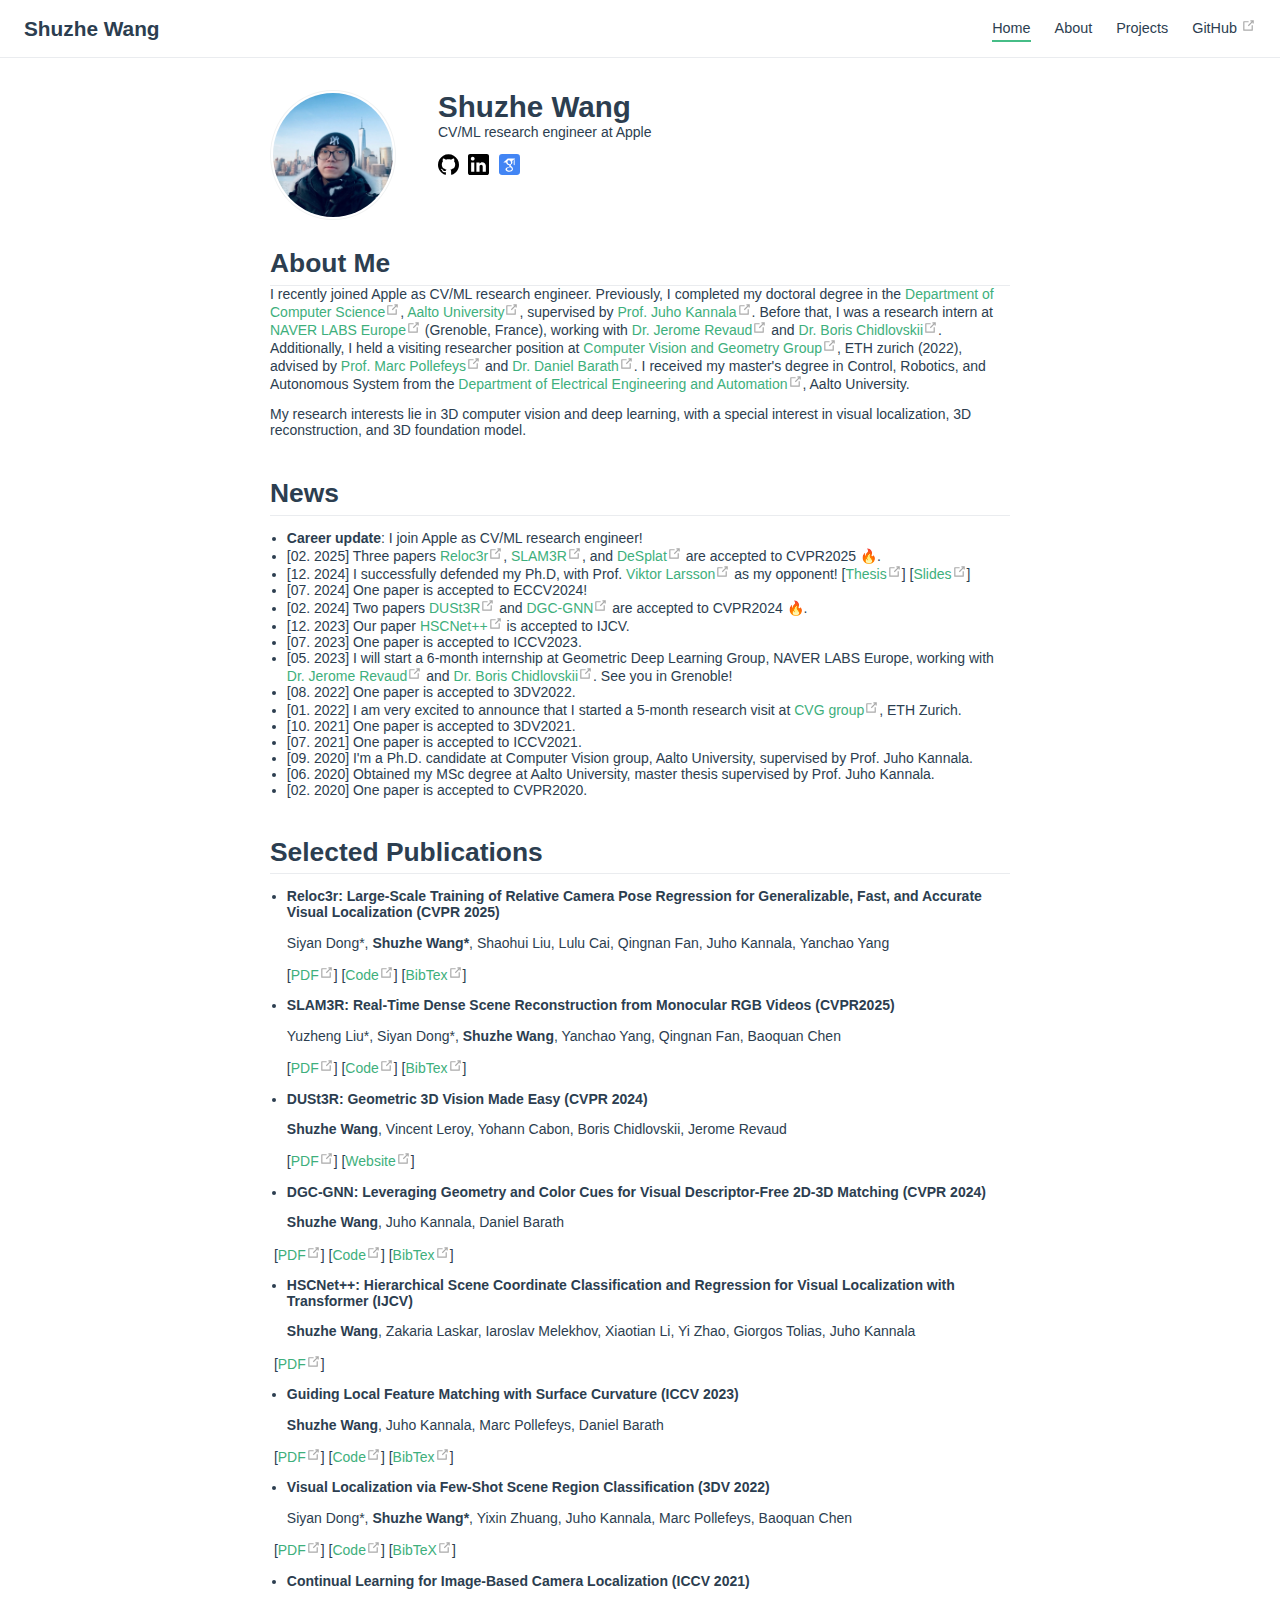
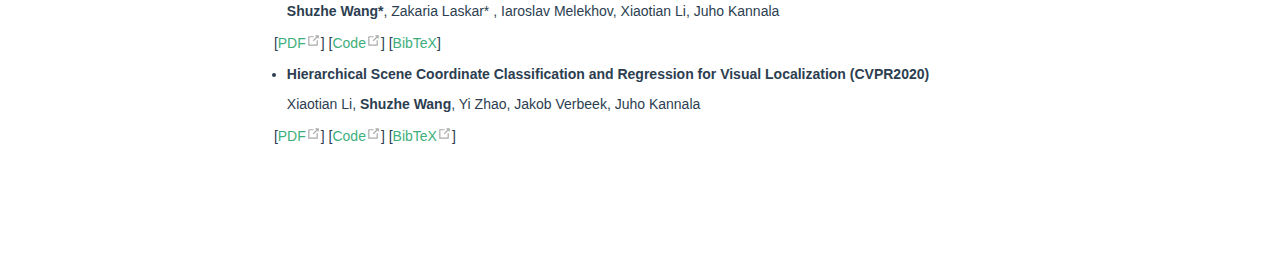
<file: index.html>
<!DOCTYPE html>
<html lang="en-US">
  <head>
    <meta charset="utf-8">
    <meta name="viewport" content="width=device-width,initial-scale=1">
    <title>About Me | Shuzhe Wang</title>
    <meta name="description" content="The description of the site.">
    <link rel="icon" href="/logo.png">
    
    <link rel="preload" href="/assets/css/0.styles.5bff1129.css" as="style"><link rel="preload" href="/assets/js/app.c52ee29c.js" as="script"><link rel="preload" href="/assets/js/6.3d344552.js" as="script"><link rel="preload" href="/assets/js/3.0ae01907.js" as="script"><link rel="prefetch" href="/assets/js/10.ed4c6b3a.js"><link rel="prefetch" href="/assets/js/11.ed17755b.js"><link rel="prefetch" href="/assets/js/12.01827b90.js"><link rel="prefetch" href="/assets/js/13.5b6dbf0b.js"><link rel="prefetch" href="/assets/js/14.80689126.js"><link rel="prefetch" href="/assets/js/2.38c7697e.js"><link rel="prefetch" href="/assets/js/4.90634f4b.js"><link rel="prefetch" href="/assets/js/5.b070aab3.js"><link rel="prefetch" href="/assets/js/7.b7fba462.js"><link rel="prefetch" href="/assets/js/8.38ded90f.js"><link rel="prefetch" href="/assets/js/9.636cb5f6.js">
    <link rel="stylesheet" href="/assets/css/0.styles.5bff1129.css">
  </head>
  <body>
    <div id="app" data-server-rendered="true"><div class="theme-container no-sidebar home-page"><header class="navbar"><div class="sidebar-button"><svg xmlns="http://www.w3.org/2000/svg" aria-hidden="true" role="img" viewBox="0 0 448 512" class="icon"><path fill="currentColor" d="M436 124H12c-6.627 0-12-5.373-12-12V80c0-6.627 5.373-12 12-12h424c6.627 0 12 5.373 12 12v32c0 6.627-5.373 12-12 12zm0 160H12c-6.627 0-12-5.373-12-12v-32c0-6.627 5.373-12 12-12h424c6.627 0 12 5.373 12 12v32c0 6.627-5.373 12-12 12zm0 160H12c-6.627 0-12-5.373-12-12v-32c0-6.627 5.373-12 12-12h424c6.627 0 12 5.373 12 12v32c0 6.627-5.373 12-12 12z"></path></svg></div> <a href="/" aria-current="page" class="home-link router-link-exact-active router-link-active"><!----> <span class="site-name">Shuzhe Wang</span></a> <div class="links" style="max-width:nullpx;"><!----> <nav class="nav-links can-hide"><div class="nav-item"><a href="/" aria-current="page" class="nav-link router-link-exact-active router-link-active">Home</a></div><div class="nav-item"><a href="/about/" class="nav-link">About</a></div><div class="nav-item"><a href="/projects/" class="nav-link">Projects</a></div><div class="nav-item"><a href="https://github.com/ffrivera0" target="_blank" rel="noopener noreferrer" class="nav-link external">
  GitHub
  <svg xmlns="http://www.w3.org/2000/svg" aria-hidden="true" x="0px" y="0px" viewBox="0 0 100 100" width="15" height="15" class="icon outbound"><path fill="currentColor" d="M18.8,85.1h56l0,0c2.2,0,4-1.8,4-4v-32h-8v28h-48v-48h28v-8h-32l0,0c-2.2,0-4,1.8-4,4v56C14.8,83.3,16.6,85.1,18.8,85.1z"></path> <polygon fill="currentColor" points="45.7,48.7 51.3,54.3 77.2,28.5 77.2,37.2 85.2,37.2 85.2,14.9 62.8,14.9 62.8,22.9 71.5,22.9"></polygon></svg></a></div> <!----></nav></div></header> <div class="sidebar-mask"></div> <div class="sidebar"><nav class="nav-links"><div class="nav-item"><a href="/" aria-current="page" class="nav-link router-link-exact-active router-link-active">Home</a></div><div class="nav-item"><a href="/about/" class="nav-link">About</a></div><div class="nav-item"><a href="/projects/" class="nav-link">Projects</a></div><div class="nav-item"><a href="https://github.com/ffrivera0" target="_blank" rel="noopener noreferrer" class="nav-link external">
  GitHub
  <svg xmlns="http://www.w3.org/2000/svg" aria-hidden="true" x="0px" y="0px" viewBox="0 0 100 100" width="15" height="15" class="icon outbound"><path fill="currentColor" d="M18.8,85.1h56l0,0c2.2,0,4-1.8,4-4v-32h-8v28h-48v-48h28v-8h-32l0,0c-2.2,0-4,1.8-4,4v56C14.8,83.3,16.6,85.1,18.8,85.1z"></path> <polygon fill="currentColor" points="45.7,48.7 51.3,54.3 77.2,28.5 77.2,37.2 85.2,37.2 85.2,14.9 62.8,14.9 62.8,22.9 71.5,22.9"></polygon></svg></a></div> <!----></nav>  <!----> </div> <div class="page"> <div class="content"><div class="profile"><div class="image"><img src="/profile.jpg" alt></div> <div class="info"><div class="name">
      Shuzhe Wang
    </div> <div class="bio"><p>CV/ML research engineer at Apple</p></div> <div class="socials"><div><a href="https://github.com/ffrivera0" target="_blank"><img src="/icons/github.svg" alt="github" title="github"></a></div><div><a href="https://www.linkedin.com/in/shuzhe-w-371a67177/" target="_blank"><img src="/icons/linkedin-mono.svg" alt="linkedin" title="linkedin"></a></div><div><a href="https://scholar.google.com/citations?user=Kzq9fl4AAAAJ&amp;hl=en&amp;oi=ao" target="_blank"><img src="/icons/google_scholar.svg" alt="google scholar" title="google scholar"></a></div></div> <div class="contact"><div title="Contact me" class="email"></div></div> <!----></div></div> <h2 id="about-me">About Me</h2> <p>I recently joined Apple as CV/ML research engineer. Previously, I completed my doctoral degree in the <a href="https://www.aalto.fi/en/department-of-computer-science" target="_blank" rel="noopener noreferrer">Department of Computer Science<svg xmlns="http://www.w3.org/2000/svg" aria-hidden="true" x="0px" y="0px" viewBox="0 0 100 100" width="15" height="15" class="icon outbound"><path fill="currentColor" d="M18.8,85.1h56l0,0c2.2,0,4-1.8,4-4v-32h-8v28h-48v-48h28v-8h-32l0,0c-2.2,0-4,1.8-4,4v56C14.8,83.3,16.6,85.1,18.8,85.1z"></path> <polygon fill="currentColor" points="45.7,48.7 51.3,54.3 77.2,28.5 77.2,37.2 85.2,37.2 85.2,14.9 62.8,14.9 62.8,22.9 71.5,22.9"></polygon></svg></a>,  <a href="http://www.aalto.fi/en/" target="_blank" rel="noopener noreferrer">Aalto University<svg xmlns="http://www.w3.org/2000/svg" aria-hidden="true" x="0px" y="0px" viewBox="0 0 100 100" width="15" height="15" class="icon outbound"><path fill="currentColor" d="M18.8,85.1h56l0,0c2.2,0,4-1.8,4-4v-32h-8v28h-48v-48h28v-8h-32l0,0c-2.2,0-4,1.8-4,4v56C14.8,83.3,16.6,85.1,18.8,85.1z"></path> <polygon fill="currentColor" points="45.7,48.7 51.3,54.3 77.2,28.5 77.2,37.2 85.2,37.2 85.2,14.9 62.8,14.9 62.8,22.9 71.5,22.9"></polygon></svg></a>, supervised by <a href="https://users.aalto.fi/~kannalj1/" target="_blank" rel="noopener noreferrer">Prof. Juho Kannala<svg xmlns="http://www.w3.org/2000/svg" aria-hidden="true" x="0px" y="0px" viewBox="0 0 100 100" width="15" height="15" class="icon outbound"><path fill="currentColor" d="M18.8,85.1h56l0,0c2.2,0,4-1.8,4-4v-32h-8v28h-48v-48h28v-8h-32l0,0c-2.2,0-4,1.8-4,4v56C14.8,83.3,16.6,85.1,18.8,85.1z"></path> <polygon fill="currentColor" points="45.7,48.7 51.3,54.3 77.2,28.5 77.2,37.2 85.2,37.2 85.2,14.9 62.8,14.9 62.8,22.9 71.5,22.9"></polygon></svg></a>. Before that, I was a research intern at <a href="https://europe.naverlabs.com/" target="_blank" rel="noopener noreferrer">NAVER LABS Europe<svg xmlns="http://www.w3.org/2000/svg" aria-hidden="true" x="0px" y="0px" viewBox="0 0 100 100" width="15" height="15" class="icon outbound"><path fill="currentColor" d="M18.8,85.1h56l0,0c2.2,0,4-1.8,4-4v-32h-8v28h-48v-48h28v-8h-32l0,0c-2.2,0-4,1.8-4,4v56C14.8,83.3,16.6,85.1,18.8,85.1z"></path> <polygon fill="currentColor" points="45.7,48.7 51.3,54.3 77.2,28.5 77.2,37.2 85.2,37.2 85.2,14.9 62.8,14.9 62.8,22.9 71.5,22.9"></polygon></svg></a> (Grenoble, France), working with <a href="https://scholar.google.com/citations?user=asmBzogAAAAJ&hl=zh-CN" target="_blank" rel="noopener noreferrer">Dr. Jerome Revaud<svg xmlns="http://www.w3.org/2000/svg" aria-hidden="true" x="0px" y="0px" viewBox="0 0 100 100" width="15" height="15" class="icon outbound"><path fill="currentColor" d="M18.8,85.1h56l0,0c2.2,0,4-1.8,4-4v-32h-8v28h-48v-48h28v-8h-32l0,0c-2.2,0-4,1.8-4,4v56C14.8,83.3,16.6,85.1,18.8,85.1z"></path> <polygon fill="currentColor" points="45.7,48.7 51.3,54.3 77.2,28.5 77.2,37.2 85.2,37.2 85.2,14.9 62.8,14.9 62.8,22.9 71.5,22.9"></polygon></svg></a> and <a href="https://scholar.google.com/citations?user=V7EJdOcAAAAJ&hl=en" target="_blank" rel="noopener noreferrer">Dr. Boris Chidlovskii<svg xmlns="http://www.w3.org/2000/svg" aria-hidden="true" x="0px" y="0px" viewBox="0 0 100 100" width="15" height="15" class="icon outbound"><path fill="currentColor" d="M18.8,85.1h56l0,0c2.2,0,4-1.8,4-4v-32h-8v28h-48v-48h28v-8h-32l0,0c-2.2,0-4,1.8-4,4v56C14.8,83.3,16.6,85.1,18.8,85.1z"></path> <polygon fill="currentColor" points="45.7,48.7 51.3,54.3 77.2,28.5 77.2,37.2 85.2,37.2 85.2,14.9 62.8,14.9 62.8,22.9 71.5,22.9"></polygon></svg></a>. Additionally, I held a visiting researcher position at <a href="http://www.cvg.ethz.ch" target="_blank" rel="noopener noreferrer">Computer Vision and Geometry Group<svg xmlns="http://www.w3.org/2000/svg" aria-hidden="true" x="0px" y="0px" viewBox="0 0 100 100" width="15" height="15" class="icon outbound"><path fill="currentColor" d="M18.8,85.1h56l0,0c2.2,0,4-1.8,4-4v-32h-8v28h-48v-48h28v-8h-32l0,0c-2.2,0-4,1.8-4,4v56C14.8,83.3,16.6,85.1,18.8,85.1z"></path> <polygon fill="currentColor" points="45.7,48.7 51.3,54.3 77.2,28.5 77.2,37.2 85.2,37.2 85.2,14.9 62.8,14.9 62.8,22.9 71.5,22.9"></polygon></svg></a>, ETH zurich (2022), advised by <a href="https://scholar.google.com/citations?user=YYH0BjEAAAAJ&hl=en" target="_blank" rel="noopener noreferrer">Prof. Marc Pollefeys<svg xmlns="http://www.w3.org/2000/svg" aria-hidden="true" x="0px" y="0px" viewBox="0 0 100 100" width="15" height="15" class="icon outbound"><path fill="currentColor" d="M18.8,85.1h56l0,0c2.2,0,4-1.8,4-4v-32h-8v28h-48v-48h28v-8h-32l0,0c-2.2,0-4,1.8-4,4v56C14.8,83.3,16.6,85.1,18.8,85.1z"></path> <polygon fill="currentColor" points="45.7,48.7 51.3,54.3 77.2,28.5 77.2,37.2 85.2,37.2 85.2,14.9 62.8,14.9 62.8,22.9 71.5,22.9"></polygon></svg></a> and <a href="https://people.inf.ethz.ch/dbarath/" target="_blank" rel="noopener noreferrer">Dr. Daniel Barath<svg xmlns="http://www.w3.org/2000/svg" aria-hidden="true" x="0px" y="0px" viewBox="0 0 100 100" width="15" height="15" class="icon outbound"><path fill="currentColor" d="M18.8,85.1h56l0,0c2.2,0,4-1.8,4-4v-32h-8v28h-48v-48h28v-8h-32l0,0c-2.2,0-4,1.8-4,4v56C14.8,83.3,16.6,85.1,18.8,85.1z"></path> <polygon fill="currentColor" points="45.7,48.7 51.3,54.3 77.2,28.5 77.2,37.2 85.2,37.2 85.2,14.9 62.8,14.9 62.8,22.9 71.5,22.9"></polygon></svg></a>. I received my master's degree in Control, Robotics, and Autonomous System from the <a href="https://www.aalto.fi/en/department-of-electrical-engineering-and-automation" target="_blank" rel="noopener noreferrer">Department of Electrical Engineering and Automation<svg xmlns="http://www.w3.org/2000/svg" aria-hidden="true" x="0px" y="0px" viewBox="0 0 100 100" width="15" height="15" class="icon outbound"><path fill="currentColor" d="M18.8,85.1h56l0,0c2.2,0,4-1.8,4-4v-32h-8v28h-48v-48h28v-8h-32l0,0c-2.2,0-4,1.8-4,4v56C14.8,83.3,16.6,85.1,18.8,85.1z"></path> <polygon fill="currentColor" points="45.7,48.7 51.3,54.3 77.2,28.5 77.2,37.2 85.2,37.2 85.2,14.9 62.8,14.9 62.8,22.9 71.5,22.9"></polygon></svg></a>, Aalto University.</p> <p>My research interests lie in 3D computer vision and deep learning, with a special interest in visual localization, 3D reconstruction, and 3D foundation model.</p> <h2 id="news">News</h2> <ul><li><strong>Career update</strong>: I join Apple as CV/ML research engineer!</li> <li>[02. 2025] Three papers <a href="https://arxiv.org/pdf/2412.08376" target="_blank" rel="noopener noreferrer">Reloc3r<svg xmlns="http://www.w3.org/2000/svg" aria-hidden="true" x="0px" y="0px" viewBox="0 0 100 100" width="15" height="15" class="icon outbound"><path fill="currentColor" d="M18.8,85.1h56l0,0c2.2,0,4-1.8,4-4v-32h-8v28h-48v-48h28v-8h-32l0,0c-2.2,0-4,1.8-4,4v56C14.8,83.3,16.6,85.1,18.8,85.1z"></path> <polygon fill="currentColor" points="45.7,48.7 51.3,54.3 77.2,28.5 77.2,37.2 85.2,37.2 85.2,14.9 62.8,14.9 62.8,22.9 71.5,22.9"></polygon></svg></a>, <a href="https://arxiv.org/pdf/2412.09401" target="_blank" rel="noopener noreferrer">SLAM3R<svg xmlns="http://www.w3.org/2000/svg" aria-hidden="true" x="0px" y="0px" viewBox="0 0 100 100" width="15" height="15" class="icon outbound"><path fill="currentColor" d="M18.8,85.1h56l0,0c2.2,0,4-1.8,4-4v-32h-8v28h-48v-48h28v-8h-32l0,0c-2.2,0-4,1.8-4,4v56C14.8,83.3,16.6,85.1,18.8,85.1z"></path> <polygon fill="currentColor" points="45.7,48.7 51.3,54.3 77.2,28.5 77.2,37.2 85.2,37.2 85.2,14.9 62.8,14.9 62.8,22.9 71.5,22.9"></polygon></svg></a>, and <a href="https://arxiv.org/abs/2411.19756" target="_blank" rel="noopener noreferrer">DeSplat<svg xmlns="http://www.w3.org/2000/svg" aria-hidden="true" x="0px" y="0px" viewBox="0 0 100 100" width="15" height="15" class="icon outbound"><path fill="currentColor" d="M18.8,85.1h56l0,0c2.2,0,4-1.8,4-4v-32h-8v28h-48v-48h28v-8h-32l0,0c-2.2,0-4,1.8-4,4v56C14.8,83.3,16.6,85.1,18.8,85.1z"></path> <polygon fill="currentColor" points="45.7,48.7 51.3,54.3 77.2,28.5 77.2,37.2 85.2,37.2 85.2,14.9 62.8,14.9 62.8,22.9 71.5,22.9"></polygon></svg></a> are accepted to CVPR2025 🔥.</li> <li>[12. 2024] I successfully defended my Ph.D, with Prof. <a href="https://vlarsson.github.io" target="_blank" rel="noopener noreferrer">Viktor Larsson<svg xmlns="http://www.w3.org/2000/svg" aria-hidden="true" x="0px" y="0px" viewBox="0 0 100 100" width="15" height="15" class="icon outbound"><path fill="currentColor" d="M18.8,85.1h56l0,0c2.2,0,4-1.8,4-4v-32h-8v28h-48v-48h28v-8h-32l0,0c-2.2,0-4,1.8-4,4v56C14.8,83.3,16.6,85.1,18.8,85.1z"></path> <polygon fill="currentColor" points="45.7,48.7 51.3,54.3 77.2,28.5 77.2,37.2 85.2,37.2 85.2,14.9 62.8,14.9 62.8,22.9 71.5,22.9"></polygon></svg></a> as my opponent!  [<a href="https://aaltodoc.aalto.fi/items/becab958-d8b1-40d1-9146-0fe3248171fc" target="_blank" rel="noopener noreferrer">Thesis<svg xmlns="http://www.w3.org/2000/svg" aria-hidden="true" x="0px" y="0px" viewBox="0 0 100 100" width="15" height="15" class="icon outbound"><path fill="currentColor" d="M18.8,85.1h56l0,0c2.2,0,4-1.8,4-4v-32h-8v28h-48v-48h28v-8h-32l0,0c-2.2,0-4,1.8-4,4v56C14.8,83.3,16.6,85.1,18.8,85.1z"></path> <polygon fill="currentColor" points="45.7,48.7 51.3,54.3 77.2,28.5 77.2,37.2 85.2,37.2 85.2,14.9 62.8,14.9 62.8,22.9 71.5,22.9"></polygon></svg></a>] [<a href="https://drive.google.com/file/d/1g7gfKKW4cP3jEH3ymNQdtrr3L4Rysd3S/view?usp=share_link" target="_blank" rel="noopener noreferrer">Slides<svg xmlns="http://www.w3.org/2000/svg" aria-hidden="true" x="0px" y="0px" viewBox="0 0 100 100" width="15" height="15" class="icon outbound"><path fill="currentColor" d="M18.8,85.1h56l0,0c2.2,0,4-1.8,4-4v-32h-8v28h-48v-48h28v-8h-32l0,0c-2.2,0-4,1.8-4,4v56C14.8,83.3,16.6,85.1,18.8,85.1z"></path> <polygon fill="currentColor" points="45.7,48.7 51.3,54.3 77.2,28.5 77.2,37.2 85.2,37.2 85.2,14.9 62.8,14.9 62.8,22.9 71.5,22.9"></polygon></svg></a>]</li> <li>[07. 2024] One paper is accepted to ECCV2024!</li> <li>[02. 2024] Two papers <a href="https://dust3r.europe.naverlabs.com/" target="_blank" rel="noopener noreferrer">DUSt3R<svg xmlns="http://www.w3.org/2000/svg" aria-hidden="true" x="0px" y="0px" viewBox="0 0 100 100" width="15" height="15" class="icon outbound"><path fill="currentColor" d="M18.8,85.1h56l0,0c2.2,0,4-1.8,4-4v-32h-8v28h-48v-48h28v-8h-32l0,0c-2.2,0-4,1.8-4,4v56C14.8,83.3,16.6,85.1,18.8,85.1z"></path> <polygon fill="currentColor" points="45.7,48.7 51.3,54.3 77.2,28.5 77.2,37.2 85.2,37.2 85.2,14.9 62.8,14.9 62.8,22.9 71.5,22.9"></polygon></svg></a> and <a href="https://arxiv.org/pdf/2306.12547.pdf" target="_blank" rel="noopener noreferrer">DGC-GNN<svg xmlns="http://www.w3.org/2000/svg" aria-hidden="true" x="0px" y="0px" viewBox="0 0 100 100" width="15" height="15" class="icon outbound"><path fill="currentColor" d="M18.8,85.1h56l0,0c2.2,0,4-1.8,4-4v-32h-8v28h-48v-48h28v-8h-32l0,0c-2.2,0-4,1.8-4,4v56C14.8,83.3,16.6,85.1,18.8,85.1z"></path> <polygon fill="currentColor" points="45.7,48.7 51.3,54.3 77.2,28.5 77.2,37.2 85.2,37.2 85.2,14.9 62.8,14.9 62.8,22.9 71.5,22.9"></polygon></svg></a> are accepted to CVPR2024​ 🔥.</li> <li>[12. 2023] Our paper <a href="https://link.springer.com/article/10.1007/s11263-023-01982-9" target="_blank" rel="noopener noreferrer">HSCNet++<svg xmlns="http://www.w3.org/2000/svg" aria-hidden="true" x="0px" y="0px" viewBox="0 0 100 100" width="15" height="15" class="icon outbound"><path fill="currentColor" d="M18.8,85.1h56l0,0c2.2,0,4-1.8,4-4v-32h-8v28h-48v-48h28v-8h-32l0,0c-2.2,0-4,1.8-4,4v56C14.8,83.3,16.6,85.1,18.8,85.1z"></path> <polygon fill="currentColor" points="45.7,48.7 51.3,54.3 77.2,28.5 77.2,37.2 85.2,37.2 85.2,14.9 62.8,14.9 62.8,22.9 71.5,22.9"></polygon></svg></a> is accepted to IJCV.</li> <li>[07. 2023] One paper is accepted to ICCV2023.</li> <li>[05. 2023] I will start a 6-month internship at Geometric Deep Learning Group, NAVER LABS Europe, working with <a href="https://scholar.google.com/citations?user=asmBzogAAAAJ&hl=zh-CN" target="_blank" rel="noopener noreferrer">Dr. Jerome Revaud<svg xmlns="http://www.w3.org/2000/svg" aria-hidden="true" x="0px" y="0px" viewBox="0 0 100 100" width="15" height="15" class="icon outbound"><path fill="currentColor" d="M18.8,85.1h56l0,0c2.2,0,4-1.8,4-4v-32h-8v28h-48v-48h28v-8h-32l0,0c-2.2,0-4,1.8-4,4v56C14.8,83.3,16.6,85.1,18.8,85.1z"></path> <polygon fill="currentColor" points="45.7,48.7 51.3,54.3 77.2,28.5 77.2,37.2 85.2,37.2 85.2,14.9 62.8,14.9 62.8,22.9 71.5,22.9"></polygon></svg></a> and <a href="https://scholar.google.com/citations?user=V7EJdOcAAAAJ&hl=en" target="_blank" rel="noopener noreferrer">Dr. Boris Chidlovskii<svg xmlns="http://www.w3.org/2000/svg" aria-hidden="true" x="0px" y="0px" viewBox="0 0 100 100" width="15" height="15" class="icon outbound"><path fill="currentColor" d="M18.8,85.1h56l0,0c2.2,0,4-1.8,4-4v-32h-8v28h-48v-48h28v-8h-32l0,0c-2.2,0-4,1.8-4,4v56C14.8,83.3,16.6,85.1,18.8,85.1z"></path> <polygon fill="currentColor" points="45.7,48.7 51.3,54.3 77.2,28.5 77.2,37.2 85.2,37.2 85.2,14.9 62.8,14.9 62.8,22.9 71.5,22.9"></polygon></svg></a>. See you in Grenoble!</li> <li>[08. 2022] One paper is accepted to 3DV2022.</li> <li>[01. 2022] I am very excited to announce that I started a 5-month research visit at <a href="https://cvg.ethz.ch/index" target="_blank" rel="noopener noreferrer">CVG group<svg xmlns="http://www.w3.org/2000/svg" aria-hidden="true" x="0px" y="0px" viewBox="0 0 100 100" width="15" height="15" class="icon outbound"><path fill="currentColor" d="M18.8,85.1h56l0,0c2.2,0,4-1.8,4-4v-32h-8v28h-48v-48h28v-8h-32l0,0c-2.2,0-4,1.8-4,4v56C14.8,83.3,16.6,85.1,18.8,85.1z"></path> <polygon fill="currentColor" points="45.7,48.7 51.3,54.3 77.2,28.5 77.2,37.2 85.2,37.2 85.2,14.9 62.8,14.9 62.8,22.9 71.5,22.9"></polygon></svg></a>, ETH Zurich.</li> <li>[10. 2021]  One paper is accepted to 3DV2021.</li> <li>[07. 2021]  One paper is accepted to ICCV2021.</li> <li>[09. 2020]  I'm a Ph.D. candidate at Computer Vision group, Aalto University, supervised by Prof. Juho Kannala.</li> <li>[06. 2020] Obtained my MSc degree at Aalto University, master thesis supervised by Prof. Juho Kannala.</li> <li>[02. 2020] One paper is accepted to CVPR2020.</li></ul> <h2 id="selected-publications">Selected Publications</h2> <ul><li><p><strong>Reloc3r: Large-Scale Training of Relative Camera Pose Regression for Generalizable, Fast, and Accurate Visual Localization (CVPR 2025)</strong></p> <p>Siyan Dong*,  <strong>Shuzhe Wang*</strong>, Shaohui Liu, Lulu Cai, Qingnan Fan, Juho Kannala, Yanchao Yang</p> <p>[<a href="https://arxiv.org/abs/2412.08376" target="_blank" rel="noopener noreferrer">PDF<svg xmlns="http://www.w3.org/2000/svg" aria-hidden="true" x="0px" y="0px" viewBox="0 0 100 100" width="15" height="15" class="icon outbound"><path fill="currentColor" d="M18.8,85.1h56l0,0c2.2,0,4-1.8,4-4v-32h-8v28h-48v-48h28v-8h-32l0,0c-2.2,0-4,1.8-4,4v56C14.8,83.3,16.6,85.1,18.8,85.1z"></path> <polygon fill="currentColor" points="45.7,48.7 51.3,54.3 77.2,28.5 77.2,37.2 85.2,37.2 85.2,14.9 62.8,14.9 62.8,22.9 71.5,22.9"></polygon></svg></a>] [<a href="https://github.com/ffrivera0/reloc3r" target="_blank" rel="noopener noreferrer">Code<svg xmlns="http://www.w3.org/2000/svg" aria-hidden="true" x="0px" y="0px" viewBox="0 0 100 100" width="15" height="15" class="icon outbound"><path fill="currentColor" d="M18.8,85.1h56l0,0c2.2,0,4-1.8,4-4v-32h-8v28h-48v-48h28v-8h-32l0,0c-2.2,0-4,1.8-4,4v56C14.8,83.3,16.6,85.1,18.8,85.1z"></path> <polygon fill="currentColor" points="45.7,48.7 51.3,54.3 77.2,28.5 77.2,37.2 85.2,37.2 85.2,14.9 62.8,14.9 62.8,22.9 71.5,22.9"></polygon></svg></a>] [<a href="https://scholar.googleusercontent.com/scholar.bib?q=info:P4i50GsFlJ0J:scholar.google.com/&output=citation&scisdr=ClHmW2rqEJTuksgvt_k:AFWwaeYAAAAAZ2Apr_mB9INBlgDMrzNaNg1NkMI&scisig=AFWwaeYAAAAAZ2Apr0C5n0Vvyl7yKjCXcDDZeqI&scisf=4&ct=citation&cd=-1&hl=zh-CN" target="_blank" rel="noopener noreferrer">BibTex<svg xmlns="http://www.w3.org/2000/svg" aria-hidden="true" x="0px" y="0px" viewBox="0 0 100 100" width="15" height="15" class="icon outbound"><path fill="currentColor" d="M18.8,85.1h56l0,0c2.2,0,4-1.8,4-4v-32h-8v28h-48v-48h28v-8h-32l0,0c-2.2,0-4,1.8-4,4v56C14.8,83.3,16.6,85.1,18.8,85.1z"></path> <polygon fill="currentColor" points="45.7,48.7 51.3,54.3 77.2,28.5 77.2,37.2 85.2,37.2 85.2,14.9 62.8,14.9 62.8,22.9 71.5,22.9"></polygon></svg></a>]</p></li> <li><p><strong>SLAM3R: Real-Time Dense Scene Reconstruction from Monocular RGB Videos (CVPR2025)</strong></p> <p>Yuzheng Liu*, Siyan Dong*, <strong>Shuzhe Wang</strong>, Yanchao Yang, Qingnan Fan, Baoquan Chen</p> <p>[<a href="https://arxiv.org/abs/2412.09401" target="_blank" rel="noopener noreferrer">PDF<svg xmlns="http://www.w3.org/2000/svg" aria-hidden="true" x="0px" y="0px" viewBox="0 0 100 100" width="15" height="15" class="icon outbound"><path fill="currentColor" d="M18.8,85.1h56l0,0c2.2,0,4-1.8,4-4v-32h-8v28h-48v-48h28v-8h-32l0,0c-2.2,0-4,1.8-4,4v56C14.8,83.3,16.6,85.1,18.8,85.1z"></path> <polygon fill="currentColor" points="45.7,48.7 51.3,54.3 77.2,28.5 77.2,37.2 85.2,37.2 85.2,14.9 62.8,14.9 62.8,22.9 71.5,22.9"></polygon></svg></a>] [<a href="https://github.com/PKU-VCL-3DV/SLAM3R" target="_blank" rel="noopener noreferrer">Code<svg xmlns="http://www.w3.org/2000/svg" aria-hidden="true" x="0px" y="0px" viewBox="0 0 100 100" width="15" height="15" class="icon outbound"><path fill="currentColor" d="M18.8,85.1h56l0,0c2.2,0,4-1.8,4-4v-32h-8v28h-48v-48h28v-8h-32l0,0c-2.2,0-4,1.8-4,4v56C14.8,83.3,16.6,85.1,18.8,85.1z"></path> <polygon fill="currentColor" points="45.7,48.7 51.3,54.3 77.2,28.5 77.2,37.2 85.2,37.2 85.2,14.9 62.8,14.9 62.8,22.9 71.5,22.9"></polygon></svg></a>] [<a href="https://scholar.googleusercontent.com/scholar.bib?q=info:vyEvZqeaSMEJ:scholar.google.com/&output=citation&scisdr=ClHmW2rqEJTuksgvaw0:AFWwaeYAAAAAZ2Apcw2dpG_RrT63ajiYdR2Oy_Q&scisig=AFWwaeYAAAAAZ2Apc_8Tij85uInNIHE1m95IbHw&scisf=4&ct=citation&cd=-1&hl=zh-CN" target="_blank" rel="noopener noreferrer">BibTex<svg xmlns="http://www.w3.org/2000/svg" aria-hidden="true" x="0px" y="0px" viewBox="0 0 100 100" width="15" height="15" class="icon outbound"><path fill="currentColor" d="M18.8,85.1h56l0,0c2.2,0,4-1.8,4-4v-32h-8v28h-48v-48h28v-8h-32l0,0c-2.2,0-4,1.8-4,4v56C14.8,83.3,16.6,85.1,18.8,85.1z"></path> <polygon fill="currentColor" points="45.7,48.7 51.3,54.3 77.2,28.5 77.2,37.2 85.2,37.2 85.2,14.9 62.8,14.9 62.8,22.9 71.5,22.9"></polygon></svg></a>]</p></li> <li><p><strong>DUSt3R: Geometric 3D Vision Made Easy (CVPR 2024)</strong></p> <p><strong>Shuzhe Wang</strong>, Vincent Leroy, Yohann Cabon, Boris Chidlovskii, Jerome Revaud</p> <p>[<a href="https://openaccess.thecvf.com/content/CVPR2024/papers/Wang_DUSt3R_Geometric_3D_Vision_Made_Easy_CVPR_2024_paper.pdf" target="_blank" rel="noopener noreferrer">PDF<svg xmlns="http://www.w3.org/2000/svg" aria-hidden="true" x="0px" y="0px" viewBox="0 0 100 100" width="15" height="15" class="icon outbound"><path fill="currentColor" d="M18.8,85.1h56l0,0c2.2,0,4-1.8,4-4v-32h-8v28h-48v-48h28v-8h-32l0,0c-2.2,0-4,1.8-4,4v56C14.8,83.3,16.6,85.1,18.8,85.1z"></path> <polygon fill="currentColor" points="45.7,48.7 51.3,54.3 77.2,28.5 77.2,37.2 85.2,37.2 85.2,14.9 62.8,14.9 62.8,22.9 71.5,22.9"></polygon></svg></a>] [<a href="https://dust3r.europe.naverlabs.com/" target="_blank" rel="noopener noreferrer">Website<svg xmlns="http://www.w3.org/2000/svg" aria-hidden="true" x="0px" y="0px" viewBox="0 0 100 100" width="15" height="15" class="icon outbound"><path fill="currentColor" d="M18.8,85.1h56l0,0c2.2,0,4-1.8,4-4v-32h-8v28h-48v-48h28v-8h-32l0,0c-2.2,0-4,1.8-4,4v56C14.8,83.3,16.6,85.1,18.8,85.1z"></path> <polygon fill="currentColor" points="45.7,48.7 51.3,54.3 77.2,28.5 77.2,37.2 85.2,37.2 85.2,14.9 62.8,14.9 62.8,22.9 71.5,22.9"></polygon></svg></a>]</p></li> <li><p><strong>DGC-GNN: Leveraging Geometry and Color Cues for Visual Descriptor-Free 2D-3D Matching (CVPR 2024)</strong></p> <p><strong>Shuzhe Wang</strong>,  Juho Kannala, Daniel Barath</p></li></ul> <p>​        [<a href="https://openaccess.thecvf.com/content/CVPR2024/papers/Wang_DGC-GNN_Leveraging_Geometry_and_Color_Cues_for_Visual_Descriptor-Free_2D-3D_CVPR_2024_paper.pdf" target="_blank" rel="noopener noreferrer">PDF<svg xmlns="http://www.w3.org/2000/svg" aria-hidden="true" x="0px" y="0px" viewBox="0 0 100 100" width="15" height="15" class="icon outbound"><path fill="currentColor" d="M18.8,85.1h56l0,0c2.2,0,4-1.8,4-4v-32h-8v28h-48v-48h28v-8h-32l0,0c-2.2,0-4,1.8-4,4v56C14.8,83.3,16.6,85.1,18.8,85.1z"></path> <polygon fill="currentColor" points="45.7,48.7 51.3,54.3 77.2,28.5 77.2,37.2 85.2,37.2 85.2,14.9 62.8,14.9 62.8,22.9 71.5,22.9"></polygon></svg></a>] [<a href="https://github.com/AaltoVision/DGC-GNN-release" target="_blank" rel="noopener noreferrer">Code<svg xmlns="http://www.w3.org/2000/svg" aria-hidden="true" x="0px" y="0px" viewBox="0 0 100 100" width="15" height="15" class="icon outbound"><path fill="currentColor" d="M18.8,85.1h56l0,0c2.2,0,4-1.8,4-4v-32h-8v28h-48v-48h28v-8h-32l0,0c-2.2,0-4,1.8-4,4v56C14.8,83.3,16.6,85.1,18.8,85.1z"></path> <polygon fill="currentColor" points="45.7,48.7 51.3,54.3 77.2,28.5 77.2,37.2 85.2,37.2 85.2,14.9 62.8,14.9 62.8,22.9 71.5,22.9"></polygon></svg></a>] [<a href="https://scholar.googleusercontent.com/scholar.bib?q=info:1HKxBm8l7PAJ:scholar.google.com/&output=citation&scisdr=ClEJAWwfEPnhqyvlJGI:AFWwaeYAAAAAZYrjPGJE2qEKa0Y8KnMI1I9lJjk&scisig=AFWwaeYAAAAAZYrjPBayOkJ1gex1VssHWD5_3WI&scisf=4&ct=citation&cd=-1&hl=zh-CN" target="_blank" rel="noopener noreferrer">BibTex<svg xmlns="http://www.w3.org/2000/svg" aria-hidden="true" x="0px" y="0px" viewBox="0 0 100 100" width="15" height="15" class="icon outbound"><path fill="currentColor" d="M18.8,85.1h56l0,0c2.2,0,4-1.8,4-4v-32h-8v28h-48v-48h28v-8h-32l0,0c-2.2,0-4,1.8-4,4v56C14.8,83.3,16.6,85.1,18.8,85.1z"></path> <polygon fill="currentColor" points="45.7,48.7 51.3,54.3 77.2,28.5 77.2,37.2 85.2,37.2 85.2,14.9 62.8,14.9 62.8,22.9 71.5,22.9"></polygon></svg></a>]</p> <ul><li><p><strong>HSCNet++: Hierarchical Scene Coordinate Classification and Regression for Visual Localization with Transformer (IJCV)</strong></p> <p><strong>Shuzhe Wang</strong>, Zakaria Laskar, Iaroslav Melekhov, Xiaotian Li, Yi Zhao, Giorgos Tolias, Juho Kannala</p></li></ul> <p>​        [<a href="https://link.springer.com/article/10.1007/s11263-023-01982-9" target="_blank" rel="noopener noreferrer">PDF<svg xmlns="http://www.w3.org/2000/svg" aria-hidden="true" x="0px" y="0px" viewBox="0 0 100 100" width="15" height="15" class="icon outbound"><path fill="currentColor" d="M18.8,85.1h56l0,0c2.2,0,4-1.8,4-4v-32h-8v28h-48v-48h28v-8h-32l0,0c-2.2,0-4,1.8-4,4v56C14.8,83.3,16.6,85.1,18.8,85.1z"></path> <polygon fill="currentColor" points="45.7,48.7 51.3,54.3 77.2,28.5 77.2,37.2 85.2,37.2 85.2,14.9 62.8,14.9 62.8,22.9 71.5,22.9"></polygon></svg></a>]</p> <ul><li><p><strong>Guiding Local Feature Matching with Surface Curvature (ICCV 2023)</strong></p> <p><strong>Shuzhe Wang</strong>, Juho Kannala, Marc Pollefeys, Daniel Barath</p></li></ul> <p>​        [<a href="https://openaccess.thecvf.com/content/ICCV2023/papers/Wang_Guiding_Local_Feature_Matching_with_Surface_Curvature_ICCV_2023_paper.pdf" target="_blank" rel="noopener noreferrer">PDF<svg xmlns="http://www.w3.org/2000/svg" aria-hidden="true" x="0px" y="0px" viewBox="0 0 100 100" width="15" height="15" class="icon outbound"><path fill="currentColor" d="M18.8,85.1h56l0,0c2.2,0,4-1.8,4-4v-32h-8v28h-48v-48h28v-8h-32l0,0c-2.2,0-4,1.8-4,4v56C14.8,83.3,16.6,85.1,18.8,85.1z"></path> <polygon fill="currentColor" points="45.7,48.7 51.3,54.3 77.2,28.5 77.2,37.2 85.2,37.2 85.2,14.9 62.8,14.9 62.8,22.9 71.5,22.9"></polygon></svg></a>] [<a href="https://github.com/AaltoVision/surface-curvature-estimator" target="_blank" rel="noopener noreferrer">Code<svg xmlns="http://www.w3.org/2000/svg" aria-hidden="true" x="0px" y="0px" viewBox="0 0 100 100" width="15" height="15" class="icon outbound"><path fill="currentColor" d="M18.8,85.1h56l0,0c2.2,0,4-1.8,4-4v-32h-8v28h-48v-48h28v-8h-32l0,0c-2.2,0-4,1.8-4,4v56C14.8,83.3,16.6,85.1,18.8,85.1z"></path> <polygon fill="currentColor" points="45.7,48.7 51.3,54.3 77.2,28.5 77.2,37.2 85.2,37.2 85.2,14.9 62.8,14.9 62.8,22.9 71.5,22.9"></polygon></svg></a>] [<a href="https://scholar.googleusercontent.com/scholar.bib?q=info:ySMZJ7jBErcJ:scholar.google.com/&output=citation&scisdr=ClEJAWwfEPnhqyvnlq0:AFWwaeYAAAAAZYrhjq2Lqman50VYqJ8_K2zj9kk&scisig=AFWwaeYAAAAAZYrhjoWvSEfsjtpuOHxOoMNDPBM&scisf=4&ct=citation&cd=-1&hl=en&scfhb=1" target="_blank" rel="noopener noreferrer">BibTex<svg xmlns="http://www.w3.org/2000/svg" aria-hidden="true" x="0px" y="0px" viewBox="0 0 100 100" width="15" height="15" class="icon outbound"><path fill="currentColor" d="M18.8,85.1h56l0,0c2.2,0,4-1.8,4-4v-32h-8v28h-48v-48h28v-8h-32l0,0c-2.2,0-4,1.8-4,4v56C14.8,83.3,16.6,85.1,18.8,85.1z"></path> <polygon fill="currentColor" points="45.7,48.7 51.3,54.3 77.2,28.5 77.2,37.2 85.2,37.2 85.2,14.9 62.8,14.9 62.8,22.9 71.5,22.9"></polygon></svg></a>]</p> <ul><li><p><strong>Visual Localization via Few-Shot Scene Region Classification (3DV 2022)</strong></p> <p>Siyan Dong*,  <strong>Shuzhe Wang*</strong>, Yixin Zhuang, Juho Kannala, Marc Pollefeys, Baoquan Chen</p></li></ul> <p>​        [<a href="https://arxiv.org/abs/2208.06933" target="_blank" rel="noopener noreferrer">PDF<svg xmlns="http://www.w3.org/2000/svg" aria-hidden="true" x="0px" y="0px" viewBox="0 0 100 100" width="15" height="15" class="icon outbound"><path fill="currentColor" d="M18.8,85.1h56l0,0c2.2,0,4-1.8,4-4v-32h-8v28h-48v-48h28v-8h-32l0,0c-2.2,0-4,1.8-4,4v56C14.8,83.3,16.6,85.1,18.8,85.1z"></path> <polygon fill="currentColor" points="45.7,48.7 51.3,54.3 77.2,28.5 77.2,37.2 85.2,37.2 85.2,14.9 62.8,14.9 62.8,22.9 71.5,22.9"></polygon></svg></a>] [<a href="https://github.com/siyandong/SRC" target="_blank" rel="noopener noreferrer">Code<svg xmlns="http://www.w3.org/2000/svg" aria-hidden="true" x="0px" y="0px" viewBox="0 0 100 100" width="15" height="15" class="icon outbound"><path fill="currentColor" d="M18.8,85.1h56l0,0c2.2,0,4-1.8,4-4v-32h-8v28h-48v-48h28v-8h-32l0,0c-2.2,0-4,1.8-4,4v56C14.8,83.3,16.6,85.1,18.8,85.1z"></path> <polygon fill="currentColor" points="45.7,48.7 51.3,54.3 77.2,28.5 77.2,37.2 85.2,37.2 85.2,14.9 62.8,14.9 62.8,22.9 71.5,22.9"></polygon></svg></a>] [<a href="https://scholar.googleusercontent.com/scholar.bib?q=info:oprcFyaIL5UJ:scholar.google.com/&output=citation&scisdr=CgXXTOCrEKzvtgUwYIc:AAGBfm0AAAAAYYA2eIcD37_zmmr5rIQ4xQV_20KiZSAc&scisig=AAGBfm0AAAAAYYA2eHBNQKP9nK_VytByFwSiCySfOMT1&scisf=4&ct=citation&cd=-1&hl=zh-CN" target="_blank" rel="noopener noreferrer">BibTeX<svg xmlns="http://www.w3.org/2000/svg" aria-hidden="true" x="0px" y="0px" viewBox="0 0 100 100" width="15" height="15" class="icon outbound"><path fill="currentColor" d="M18.8,85.1h56l0,0c2.2,0,4-1.8,4-4v-32h-8v28h-48v-48h28v-8h-32l0,0c-2.2,0-4,1.8-4,4v56C14.8,83.3,16.6,85.1,18.8,85.1z"></path> <polygon fill="currentColor" points="45.7,48.7 51.3,54.3 77.2,28.5 77.2,37.2 85.2,37.2 85.2,14.9 62.8,14.9 62.8,22.9 71.5,22.9"></polygon></svg></a>]</p> <ul><li><p><strong>Continual Learning for Image-Based Camera Localization (ICCV 2021)</strong></p> <p><strong>Shuzhe Wang*</strong>, Zakaria Laskar* , Iaroslav Melekhov, Xiaotian Li, Juho Kannala</p></li></ul> <p>​        [<a href="https://openaccess.thecvf.com/content/ICCV2021/papers/Wang_Continual_Learning_for_Image-Based_Camera_Localization_ICCV_2021_paper.pdf" target="_blank" rel="noopener noreferrer">PDF<svg xmlns="http://www.w3.org/2000/svg" aria-hidden="true" x="0px" y="0px" viewBox="0 0 100 100" width="15" height="15" class="icon outbound"><path fill="currentColor" d="M18.8,85.1h56l0,0c2.2,0,4-1.8,4-4v-32h-8v28h-48v-48h28v-8h-32l0,0c-2.2,0-4,1.8-4,4v56C14.8,83.3,16.6,85.1,18.8,85.1z"></path> <polygon fill="currentColor" points="45.7,48.7 51.3,54.3 77.2,28.5 77.2,37.2 85.2,37.2 85.2,14.9 62.8,14.9 62.8,22.9 71.5,22.9"></polygon></svg></a>] [<a href="https://github.com/AaltoVision/CL_HSCNet" target="_blank" rel="noopener noreferrer">Code<svg xmlns="http://www.w3.org/2000/svg" aria-hidden="true" x="0px" y="0px" viewBox="0 0 100 100" width="15" height="15" class="icon outbound"><path fill="currentColor" d="M18.8,85.1h56l0,0c2.2,0,4-1.8,4-4v-32h-8v28h-48v-48h28v-8h-32l0,0c-2.2,0-4,1.8-4,4v56C14.8,83.3,16.6,85.1,18.8,85.1z"></path> <polygon fill="currentColor" points="45.7,48.7 51.3,54.3 77.2,28.5 77.2,37.2 85.2,37.2 85.2,14.9 62.8,14.9 62.8,22.9 71.5,22.9"></polygon></svg></a>] [<a href>BibTeX</a>]</p> <ul><li><p><strong>Hierarchical Scene Coordinate Classification and Regression for Visual Localization (CVPR2020)</strong></p> <p>Xiaotian Li, <strong>Shuzhe Wang</strong>, Yi Zhao, Jakob Verbeek, Juho Kannala</p></li></ul> <p>​       [<a href="https://openaccess.thecvf.com/content_CVPR_2020/papers/Li_Hierarchical_Scene_Coordinate_Classification_and_Regression_for_Visual_Localization_CVPR_2020_paper.pdf" target="_blank" rel="noopener noreferrer">PDF<svg xmlns="http://www.w3.org/2000/svg" aria-hidden="true" x="0px" y="0px" viewBox="0 0 100 100" width="15" height="15" class="icon outbound"><path fill="currentColor" d="M18.8,85.1h56l0,0c2.2,0,4-1.8,4-4v-32h-8v28h-48v-48h28v-8h-32l0,0c-2.2,0-4,1.8-4,4v56C14.8,83.3,16.6,85.1,18.8,85.1z"></path> <polygon fill="currentColor" points="45.7,48.7 51.3,54.3 77.2,28.5 77.2,37.2 85.2,37.2 85.2,14.9 62.8,14.9 62.8,22.9 71.5,22.9"></polygon></svg></a>] [<a href="https://github.com/AaltoVision/hscnet" target="_blank" rel="noopener noreferrer">Code<svg xmlns="http://www.w3.org/2000/svg" aria-hidden="true" x="0px" y="0px" viewBox="0 0 100 100" width="15" height="15" class="icon outbound"><path fill="currentColor" d="M18.8,85.1h56l0,0c2.2,0,4-1.8,4-4v-32h-8v28h-48v-48h28v-8h-32l0,0c-2.2,0-4,1.8-4,4v56C14.8,83.3,16.6,85.1,18.8,85.1z"></path> <polygon fill="currentColor" points="45.7,48.7 51.3,54.3 77.2,28.5 77.2,37.2 85.2,37.2 85.2,14.9 62.8,14.9 62.8,22.9 71.5,22.9"></polygon></svg></a>] [<a href="https://scholar.googleusercontent.com/scholar.bib?q=info:EIIgXVmnYHEJ:scholar.google.com/&output=citation&scisdr=CgXT_HuZEIa99Kxm_N0:AAGBfm0AAAAAYSVg5N1OB_SSVoyNDEDW0B_6poErDXZA&scisig=AAGBfm0AAAAAYSVg5CFuBHOzFJbO7OR9FJcqHkdNItRa&scisf=4&ct=citation&cd=-1&hl=en" target="_blank" rel="noopener noreferrer">BibTeX<svg xmlns="http://www.w3.org/2000/svg" aria-hidden="true" x="0px" y="0px" viewBox="0 0 100 100" width="15" height="15" class="icon outbound"><path fill="currentColor" d="M18.8,85.1h56l0,0c2.2,0,4-1.8,4-4v-32h-8v28h-48v-48h28v-8h-32l0,0c-2.2,0-4,1.8-4,4v56C14.8,83.3,16.6,85.1,18.8,85.1z"></path> <polygon fill="currentColor" points="45.7,48.7 51.3,54.3 77.2,28.5 77.2,37.2 85.2,37.2 85.2,14.9 62.8,14.9 62.8,22.9 71.5,22.9"></polygon></svg></a>]</p></div> <div class="page-edit"><!----> <!----></div> <!----> </div> <!----></div></div>
    <script src="/assets/js/app.c52ee29c.js" defer></script><script src="/assets/js/6.3d344552.js" defer></script><script src="/assets/js/3.0ae01907.js" defer></script>
  </body>
</html>
</file>
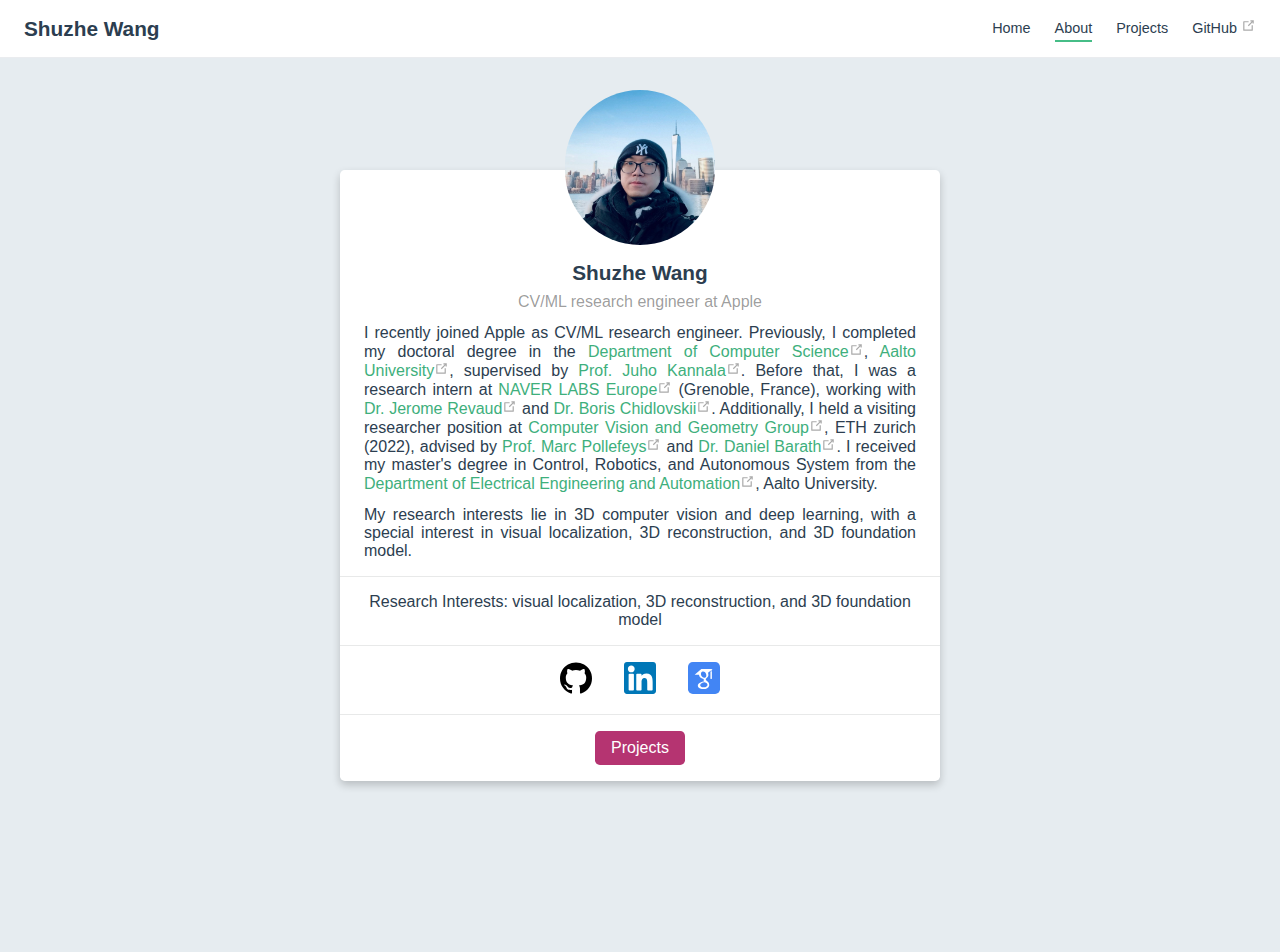
<file: about/index.html>
<!DOCTYPE html>
<html lang="en-US">
  <head>
    <meta charset="utf-8">
    <meta name="viewport" content="width=device-width,initial-scale=1">
    <title>Shuzhe Wang</title>
    <meta name="description" content="The biography and information about me.">
    <link rel="icon" href="/logo.png">
    
    <link rel="preload" href="/assets/css/0.styles.5bff1129.css" as="style"><link rel="preload" href="/assets/js/app.c52ee29c.js" as="script"><link rel="preload" href="/assets/js/7.b7fba462.js" as="script"><link rel="preload" href="/assets/js/2.38c7697e.js" as="script"><link rel="prefetch" href="/assets/js/10.ed4c6b3a.js"><link rel="prefetch" href="/assets/js/11.ed17755b.js"><link rel="prefetch" href="/assets/js/12.01827b90.js"><link rel="prefetch" href="/assets/js/13.5b6dbf0b.js"><link rel="prefetch" href="/assets/js/14.80689126.js"><link rel="prefetch" href="/assets/js/3.0ae01907.js"><link rel="prefetch" href="/assets/js/4.90634f4b.js"><link rel="prefetch" href="/assets/js/5.b070aab3.js"><link rel="prefetch" href="/assets/js/6.3d344552.js"><link rel="prefetch" href="/assets/js/8.38ded90f.js"><link rel="prefetch" href="/assets/js/9.636cb5f6.js">
    <link rel="stylesheet" href="/assets/css/0.styles.5bff1129.css">
  </head>
  <body>
    <div id="app" data-server-rendered="true"><div class="theme-container no-sidebar about-page"><header class="navbar"><div class="sidebar-button"><svg xmlns="http://www.w3.org/2000/svg" aria-hidden="true" role="img" viewBox="0 0 448 512" class="icon"><path fill="currentColor" d="M436 124H12c-6.627 0-12-5.373-12-12V80c0-6.627 5.373-12 12-12h424c6.627 0 12 5.373 12 12v32c0 6.627-5.373 12-12 12zm0 160H12c-6.627 0-12-5.373-12-12v-32c0-6.627 5.373-12 12-12h424c6.627 0 12 5.373 12 12v32c0 6.627-5.373 12-12 12zm0 160H12c-6.627 0-12-5.373-12-12v-32c0-6.627 5.373-12 12-12h424c6.627 0 12 5.373 12 12v32c0 6.627-5.373 12-12 12z"></path></svg></div> <a href="/" class="home-link router-link-active"><!----> <span class="site-name">Shuzhe Wang</span></a> <div class="links" style="max-width:nullpx;"><!----> <nav class="nav-links can-hide"><div class="nav-item"><a href="/" class="nav-link">Home</a></div><div class="nav-item"><a href="/about/" aria-current="page" class="nav-link router-link-exact-active router-link-active">About</a></div><div class="nav-item"><a href="/projects/" class="nav-link">Projects</a></div><div class="nav-item"><a href="https://github.com/ffrivera0" target="_blank" rel="noopener noreferrer" class="nav-link external">
  GitHub
  <svg xmlns="http://www.w3.org/2000/svg" aria-hidden="true" x="0px" y="0px" viewBox="0 0 100 100" width="15" height="15" class="icon outbound"><path fill="currentColor" d="M18.8,85.1h56l0,0c2.2,0,4-1.8,4-4v-32h-8v28h-48v-48h28v-8h-32l0,0c-2.2,0-4,1.8-4,4v56C14.8,83.3,16.6,85.1,18.8,85.1z"></path> <polygon fill="currentColor" points="45.7,48.7 51.3,54.3 77.2,28.5 77.2,37.2 85.2,37.2 85.2,14.9 62.8,14.9 62.8,22.9 71.5,22.9"></polygon></svg></a></div> <!----></nav></div></header> <div class="sidebar-mask"></div> <div class="sidebar"><nav class="nav-links"><div class="nav-item"><a href="/" class="nav-link">Home</a></div><div class="nav-item"><a href="/about/" aria-current="page" class="nav-link router-link-exact-active router-link-active">About</a></div><div class="nav-item"><a href="/projects/" class="nav-link">Projects</a></div><div class="nav-item"><a href="https://github.com/ffrivera0" target="_blank" rel="noopener noreferrer" class="nav-link external">
  GitHub
  <svg xmlns="http://www.w3.org/2000/svg" aria-hidden="true" x="0px" y="0px" viewBox="0 0 100 100" width="15" height="15" class="icon outbound"><path fill="currentColor" d="M18.8,85.1h56l0,0c2.2,0,4-1.8,4-4v-32h-8v28h-48v-48h28v-8h-32l0,0c-2.2,0-4,1.8-4,4v56C14.8,83.3,16.6,85.1,18.8,85.1z"></path> <polygon fill="currentColor" points="45.7,48.7 51.3,54.3 77.2,28.5 77.2,37.2 85.2,37.2 85.2,14.9 62.8,14.9 62.8,22.9 71.5,22.9"></polygon></svg></a></div> <!----></nav>  <!----> </div> <div class="page"> <div class="content"><div class="about-card"><div class="avatar"><img src="/profile.jpg" alt></div> <div class="card"><div class="bio"><div class="head"><span>
          Shuzhe Wang
        </span></div> <div class="info"><span>
          CV/ML research engineer at Apple
        </span></div> <div class="description"><p>I recently joined Apple as CV/ML research engineer. Previously, I completed my doctoral degree in the <a href="https://www.aalto.fi/en/department-of-computer-science" target="_blank" rel="noopener noreferrer">Department of Computer Science<svg xmlns="http://www.w3.org/2000/svg" aria-hidden="true" x="0px" y="0px" viewBox="0 0 100 100" width="15" height="15" class="icon outbound"><path fill="currentColor" d="M18.8,85.1h56l0,0c2.2,0,4-1.8,4-4v-32h-8v28h-48v-48h28v-8h-32l0,0c-2.2,0-4,1.8-4,4v56C14.8,83.3,16.6,85.1,18.8,85.1z"></path> <polygon fill="currentColor" points="45.7,48.7 51.3,54.3 77.2,28.5 77.2,37.2 85.2,37.2 85.2,14.9 62.8,14.9 62.8,22.9 71.5,22.9"></polygon></svg></a>,  <a href="http://www.aalto.fi/en/" target="_blank" rel="noopener noreferrer">Aalto University<svg xmlns="http://www.w3.org/2000/svg" aria-hidden="true" x="0px" y="0px" viewBox="0 0 100 100" width="15" height="15" class="icon outbound"><path fill="currentColor" d="M18.8,85.1h56l0,0c2.2,0,4-1.8,4-4v-32h-8v28h-48v-48h28v-8h-32l0,0c-2.2,0-4,1.8-4,4v56C14.8,83.3,16.6,85.1,18.8,85.1z"></path> <polygon fill="currentColor" points="45.7,48.7 51.3,54.3 77.2,28.5 77.2,37.2 85.2,37.2 85.2,14.9 62.8,14.9 62.8,22.9 71.5,22.9"></polygon></svg></a>, supervised by <a href="https://users.aalto.fi/~kannalj1/" target="_blank" rel="noopener noreferrer">Prof. Juho Kannala<svg xmlns="http://www.w3.org/2000/svg" aria-hidden="true" x="0px" y="0px" viewBox="0 0 100 100" width="15" height="15" class="icon outbound"><path fill="currentColor" d="M18.8,85.1h56l0,0c2.2,0,4-1.8,4-4v-32h-8v28h-48v-48h28v-8h-32l0,0c-2.2,0-4,1.8-4,4v56C14.8,83.3,16.6,85.1,18.8,85.1z"></path> <polygon fill="currentColor" points="45.7,48.7 51.3,54.3 77.2,28.5 77.2,37.2 85.2,37.2 85.2,14.9 62.8,14.9 62.8,22.9 71.5,22.9"></polygon></svg></a>. Before that, I was a research intern at <a href="https://europe.naverlabs.com/" target="_blank" rel="noopener noreferrer">NAVER LABS Europe<svg xmlns="http://www.w3.org/2000/svg" aria-hidden="true" x="0px" y="0px" viewBox="0 0 100 100" width="15" height="15" class="icon outbound"><path fill="currentColor" d="M18.8,85.1h56l0,0c2.2,0,4-1.8,4-4v-32h-8v28h-48v-48h28v-8h-32l0,0c-2.2,0-4,1.8-4,4v56C14.8,83.3,16.6,85.1,18.8,85.1z"></path> <polygon fill="currentColor" points="45.7,48.7 51.3,54.3 77.2,28.5 77.2,37.2 85.2,37.2 85.2,14.9 62.8,14.9 62.8,22.9 71.5,22.9"></polygon></svg></a> (Grenoble, France), working with <a href="https://scholar.google.com/citations?user=asmBzogAAAAJ&amp;hl=zh-CN" target="_blank" rel="noopener noreferrer">Dr. Jerome Revaud<svg xmlns="http://www.w3.org/2000/svg" aria-hidden="true" x="0px" y="0px" viewBox="0 0 100 100" width="15" height="15" class="icon outbound"><path fill="currentColor" d="M18.8,85.1h56l0,0c2.2,0,4-1.8,4-4v-32h-8v28h-48v-48h28v-8h-32l0,0c-2.2,0-4,1.8-4,4v56C14.8,83.3,16.6,85.1,18.8,85.1z"></path> <polygon fill="currentColor" points="45.7,48.7 51.3,54.3 77.2,28.5 77.2,37.2 85.2,37.2 85.2,14.9 62.8,14.9 62.8,22.9 71.5,22.9"></polygon></svg></a> and <a href="https://scholar.google.com/citations?user=V7EJdOcAAAAJ&amp;hl=en" target="_blank" rel="noopener noreferrer">Dr. Boris Chidlovskii<svg xmlns="http://www.w3.org/2000/svg" aria-hidden="true" x="0px" y="0px" viewBox="0 0 100 100" width="15" height="15" class="icon outbound"><path fill="currentColor" d="M18.8,85.1h56l0,0c2.2,0,4-1.8,4-4v-32h-8v28h-48v-48h28v-8h-32l0,0c-2.2,0-4,1.8-4,4v56C14.8,83.3,16.6,85.1,18.8,85.1z"></path> <polygon fill="currentColor" points="45.7,48.7 51.3,54.3 77.2,28.5 77.2,37.2 85.2,37.2 85.2,14.9 62.8,14.9 62.8,22.9 71.5,22.9"></polygon></svg></a>. Additionally, I held a visiting researcher position at <a href="http://www.cvg.ethz.ch" target="_blank" rel="noopener noreferrer">Computer Vision and Geometry Group<svg xmlns="http://www.w3.org/2000/svg" aria-hidden="true" x="0px" y="0px" viewBox="0 0 100 100" width="15" height="15" class="icon outbound"><path fill="currentColor" d="M18.8,85.1h56l0,0c2.2,0,4-1.8,4-4v-32h-8v28h-48v-48h28v-8h-32l0,0c-2.2,0-4,1.8-4,4v56C14.8,83.3,16.6,85.1,18.8,85.1z"></path> <polygon fill="currentColor" points="45.7,48.7 51.3,54.3 77.2,28.5 77.2,37.2 85.2,37.2 85.2,14.9 62.8,14.9 62.8,22.9 71.5,22.9"></polygon></svg></a>, ETH zurich (2022), advised by <a href="https://scholar.google.com/citations?user=YYH0BjEAAAAJ&amp;hl=en" target="_blank" rel="noopener noreferrer">Prof. Marc Pollefeys<svg xmlns="http://www.w3.org/2000/svg" aria-hidden="true" x="0px" y="0px" viewBox="0 0 100 100" width="15" height="15" class="icon outbound"><path fill="currentColor" d="M18.8,85.1h56l0,0c2.2,0,4-1.8,4-4v-32h-8v28h-48v-48h28v-8h-32l0,0c-2.2,0-4,1.8-4,4v56C14.8,83.3,16.6,85.1,18.8,85.1z"></path> <polygon fill="currentColor" points="45.7,48.7 51.3,54.3 77.2,28.5 77.2,37.2 85.2,37.2 85.2,14.9 62.8,14.9 62.8,22.9 71.5,22.9"></polygon></svg></a> and <a href="https://people.inf.ethz.ch/dbarath/" target="_blank" rel="noopener noreferrer">Dr. Daniel Barath<svg xmlns="http://www.w3.org/2000/svg" aria-hidden="true" x="0px" y="0px" viewBox="0 0 100 100" width="15" height="15" class="icon outbound"><path fill="currentColor" d="M18.8,85.1h56l0,0c2.2,0,4-1.8,4-4v-32h-8v28h-48v-48h28v-8h-32l0,0c-2.2,0-4,1.8-4,4v56C14.8,83.3,16.6,85.1,18.8,85.1z"></path> <polygon fill="currentColor" points="45.7,48.7 51.3,54.3 77.2,28.5 77.2,37.2 85.2,37.2 85.2,14.9 62.8,14.9 62.8,22.9 71.5,22.9"></polygon></svg></a>. I received my master's degree in Control, Robotics, and Autonomous System from the <a href="https://www.aalto.fi/en/department-of-electrical-engineering-and-automation" target="_blank" rel="noopener noreferrer">Department of Electrical Engineering and Automation<svg xmlns="http://www.w3.org/2000/svg" aria-hidden="true" x="0px" y="0px" viewBox="0 0 100 100" width="15" height="15" class="icon outbound"><path fill="currentColor" d="M18.8,85.1h56l0,0c2.2,0,4-1.8,4-4v-32h-8v28h-48v-48h28v-8h-32l0,0c-2.2,0-4,1.8-4,4v56C14.8,83.3,16.6,85.1,18.8,85.1z"></path> <polygon fill="currentColor" points="45.7,48.7 51.3,54.3 77.2,28.5 77.2,37.2 85.2,37.2 85.2,14.9 62.8,14.9 62.8,22.9 71.5,22.9"></polygon></svg></a>, Aalto University.</p> <p>My research interests lie in 3D computer vision and deep learning, with a special interest in visual localization, 3D reconstruction, and 3D foundation model.</p></div></div> <div class="interests"><span>
        Research Interests: visual localization, 3D reconstruction, and 3D foundation model
      </span></div> <div class="socials"><div><a href="https://github.com/ffrivera0" target="_blank"><img src="/icons/github.svg" alt="github" title="github"></a></div><div><a href="https://www.linkedin.com/in/shuzhe-w-371a67177/" target="_blank"><img src="/icons/linkedin.svg" alt="linkedin" title="linkedin"></a></div><div><a href="https://scholar.google.com/citations?user=Kzq9fl4AAAAJ&amp;hl=en&amp;oi=ao" target="_blank"><img src="/icons/google_scholar.svg" alt="google_scholar" title="google_scholar"></a></div></div> <div class="actions"><div><a href="/projects/" target="" class="button">
          Projects
        </a></div></div></div></div></div> <div class="page-edit"><!----> <!----></div> <!----> </div> <!----></div></div>
    <script src="/assets/js/app.c52ee29c.js" defer></script><script src="/assets/js/7.b7fba462.js" defer></script><script src="/assets/js/2.38c7697e.js" defer></script>
  </body>
</html>
</file>
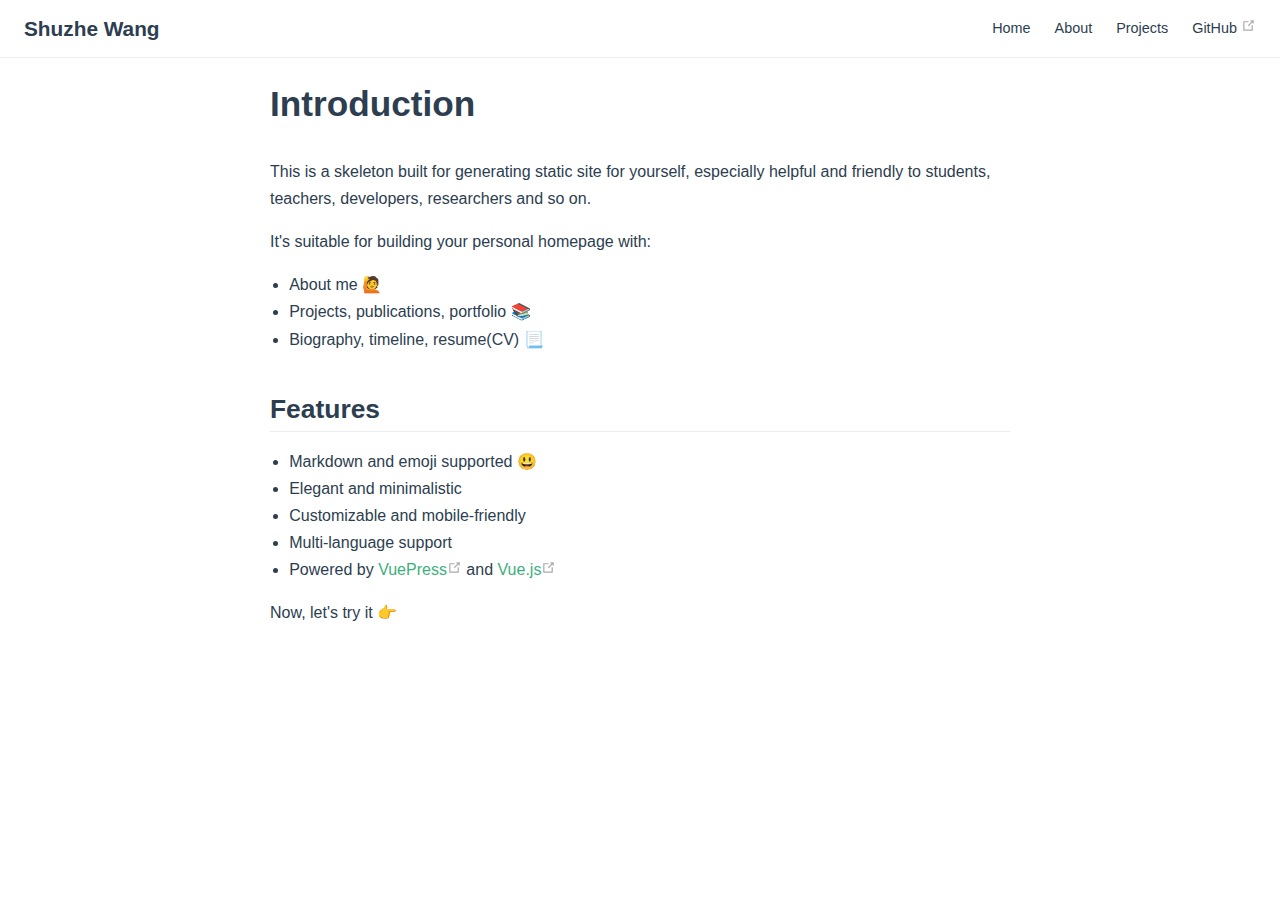
<file: guide/index.html>
<!DOCTYPE html>
<html lang="en-US">
  <head>
    <meta charset="utf-8">
    <meta name="viewport" content="width=device-width,initial-scale=1">
    <title>Introduction | Shuzhe Wang</title>
    <meta name="description" content="The description of the site.">
    <link rel="icon" href="/logo.png">
    
    <link rel="preload" href="/assets/css/0.styles.5bff1129.css" as="style"><link rel="preload" href="/assets/js/app.c52ee29c.js" as="script"><link rel="preload" href="/assets/js/10.ed4c6b3a.js" as="script"><link rel="prefetch" href="/assets/js/11.ed17755b.js"><link rel="prefetch" href="/assets/js/12.01827b90.js"><link rel="prefetch" href="/assets/js/13.5b6dbf0b.js"><link rel="prefetch" href="/assets/js/14.80689126.js"><link rel="prefetch" href="/assets/js/2.38c7697e.js"><link rel="prefetch" href="/assets/js/3.0ae01907.js"><link rel="prefetch" href="/assets/js/4.90634f4b.js"><link rel="prefetch" href="/assets/js/5.b070aab3.js"><link rel="prefetch" href="/assets/js/6.3d344552.js"><link rel="prefetch" href="/assets/js/7.b7fba462.js"><link rel="prefetch" href="/assets/js/8.38ded90f.js"><link rel="prefetch" href="/assets/js/9.636cb5f6.js">
    <link rel="stylesheet" href="/assets/css/0.styles.5bff1129.css">
  </head>
  <body>
    <div id="app" data-server-rendered="true"><div class="theme-container no-sidebar"><header class="navbar"><div class="sidebar-button"><svg xmlns="http://www.w3.org/2000/svg" aria-hidden="true" role="img" viewBox="0 0 448 512" class="icon"><path fill="currentColor" d="M436 124H12c-6.627 0-12-5.373-12-12V80c0-6.627 5.373-12 12-12h424c6.627 0 12 5.373 12 12v32c0 6.627-5.373 12-12 12zm0 160H12c-6.627 0-12-5.373-12-12v-32c0-6.627 5.373-12 12-12h424c6.627 0 12 5.373 12 12v32c0 6.627-5.373 12-12 12zm0 160H12c-6.627 0-12-5.373-12-12v-32c0-6.627 5.373-12 12-12h424c6.627 0 12 5.373 12 12v32c0 6.627-5.373 12-12 12z"></path></svg></div> <a href="/" class="home-link router-link-active"><!----> <span class="site-name">Shuzhe Wang</span></a> <div class="links" style="max-width:nullpx;"><!----> <nav class="nav-links can-hide"><div class="nav-item"><a href="/" class="nav-link">Home</a></div><div class="nav-item"><a href="/about/" class="nav-link">About</a></div><div class="nav-item"><a href="/projects/" class="nav-link">Projects</a></div><div class="nav-item"><a href="https://github.com/ffrivera0" target="_blank" rel="noopener noreferrer" class="nav-link external">
  GitHub
  <svg xmlns="http://www.w3.org/2000/svg" aria-hidden="true" x="0px" y="0px" viewBox="0 0 100 100" width="15" height="15" class="icon outbound"><path fill="currentColor" d="M18.8,85.1h56l0,0c2.2,0,4-1.8,4-4v-32h-8v28h-48v-48h28v-8h-32l0,0c-2.2,0-4,1.8-4,4v56C14.8,83.3,16.6,85.1,18.8,85.1z"></path> <polygon fill="currentColor" points="45.7,48.7 51.3,54.3 77.2,28.5 77.2,37.2 85.2,37.2 85.2,14.9 62.8,14.9 62.8,22.9 71.5,22.9"></polygon></svg></a></div> <!----></nav></div></header> <div class="sidebar-mask"></div> <div class="sidebar"><nav class="nav-links"><div class="nav-item"><a href="/" class="nav-link">Home</a></div><div class="nav-item"><a href="/about/" class="nav-link">About</a></div><div class="nav-item"><a href="/projects/" class="nav-link">Projects</a></div><div class="nav-item"><a href="https://github.com/ffrivera0" target="_blank" rel="noopener noreferrer" class="nav-link external">
  GitHub
  <svg xmlns="http://www.w3.org/2000/svg" aria-hidden="true" x="0px" y="0px" viewBox="0 0 100 100" width="15" height="15" class="icon outbound"><path fill="currentColor" d="M18.8,85.1h56l0,0c2.2,0,4-1.8,4-4v-32h-8v28h-48v-48h28v-8h-32l0,0c-2.2,0-4,1.8-4,4v56C14.8,83.3,16.6,85.1,18.8,85.1z"></path> <polygon fill="currentColor" points="45.7,48.7 51.3,54.3 77.2,28.5 77.2,37.2 85.2,37.2 85.2,14.9 62.8,14.9 62.8,22.9 71.5,22.9"></polygon></svg></a></div> <!----></nav>  <!----> </div> <div class="page"> <div class="content"><h1 id="introduction">Introduction</h1> <p>This is a skeleton built for generating static site for yourself, especially helpful and friendly to students, teachers, developers, researchers and so on.</p> <p>It's suitable for building your personal homepage with:</p> <ul><li>About me 🙋</li> <li>Projects, publications, portfolio 📚</li> <li>Biography, timeline, resume(CV) 📃</li></ul> <h2 id="features">Features</h2> <ul><li>Markdown and emoji supported 😃</li> <li>Elegant and minimalistic</li> <li>Customizable and mobile-friendly</li> <li>Multi-language support</li> <li>Powered by <a href="https://vuepress.vuejs.org/" target="_blank" rel="noopener noreferrer">VuePress<svg xmlns="http://www.w3.org/2000/svg" aria-hidden="true" x="0px" y="0px" viewBox="0 0 100 100" width="15" height="15" class="icon outbound"><path fill="currentColor" d="M18.8,85.1h56l0,0c2.2,0,4-1.8,4-4v-32h-8v28h-48v-48h28v-8h-32l0,0c-2.2,0-4,1.8-4,4v56C14.8,83.3,16.6,85.1,18.8,85.1z"></path> <polygon fill="currentColor" points="45.7,48.7 51.3,54.3 77.2,28.5 77.2,37.2 85.2,37.2 85.2,14.9 62.8,14.9 62.8,22.9 71.5,22.9"></polygon></svg></a> and <a href="https://vuejs.org/" target="_blank" rel="noopener noreferrer">Vue.js<svg xmlns="http://www.w3.org/2000/svg" aria-hidden="true" x="0px" y="0px" viewBox="0 0 100 100" width="15" height="15" class="icon outbound"><path fill="currentColor" d="M18.8,85.1h56l0,0c2.2,0,4-1.8,4-4v-32h-8v28h-48v-48h28v-8h-32l0,0c-2.2,0-4,1.8-4,4v56C14.8,83.3,16.6,85.1,18.8,85.1z"></path> <polygon fill="currentColor" points="45.7,48.7 51.3,54.3 77.2,28.5 77.2,37.2 85.2,37.2 85.2,14.9 62.8,14.9 62.8,22.9 71.5,22.9"></polygon></svg></a></li></ul> <p>Now, let's try it 👉</p></div> <div class="page-edit"><!----> <!----></div> <!----> </div> <!----></div></div>
    <script src="/assets/js/app.c52ee29c.js" defer></script><script src="/assets/js/10.ed4c6b3a.js" defer></script>
  </body>
</html>
</file>
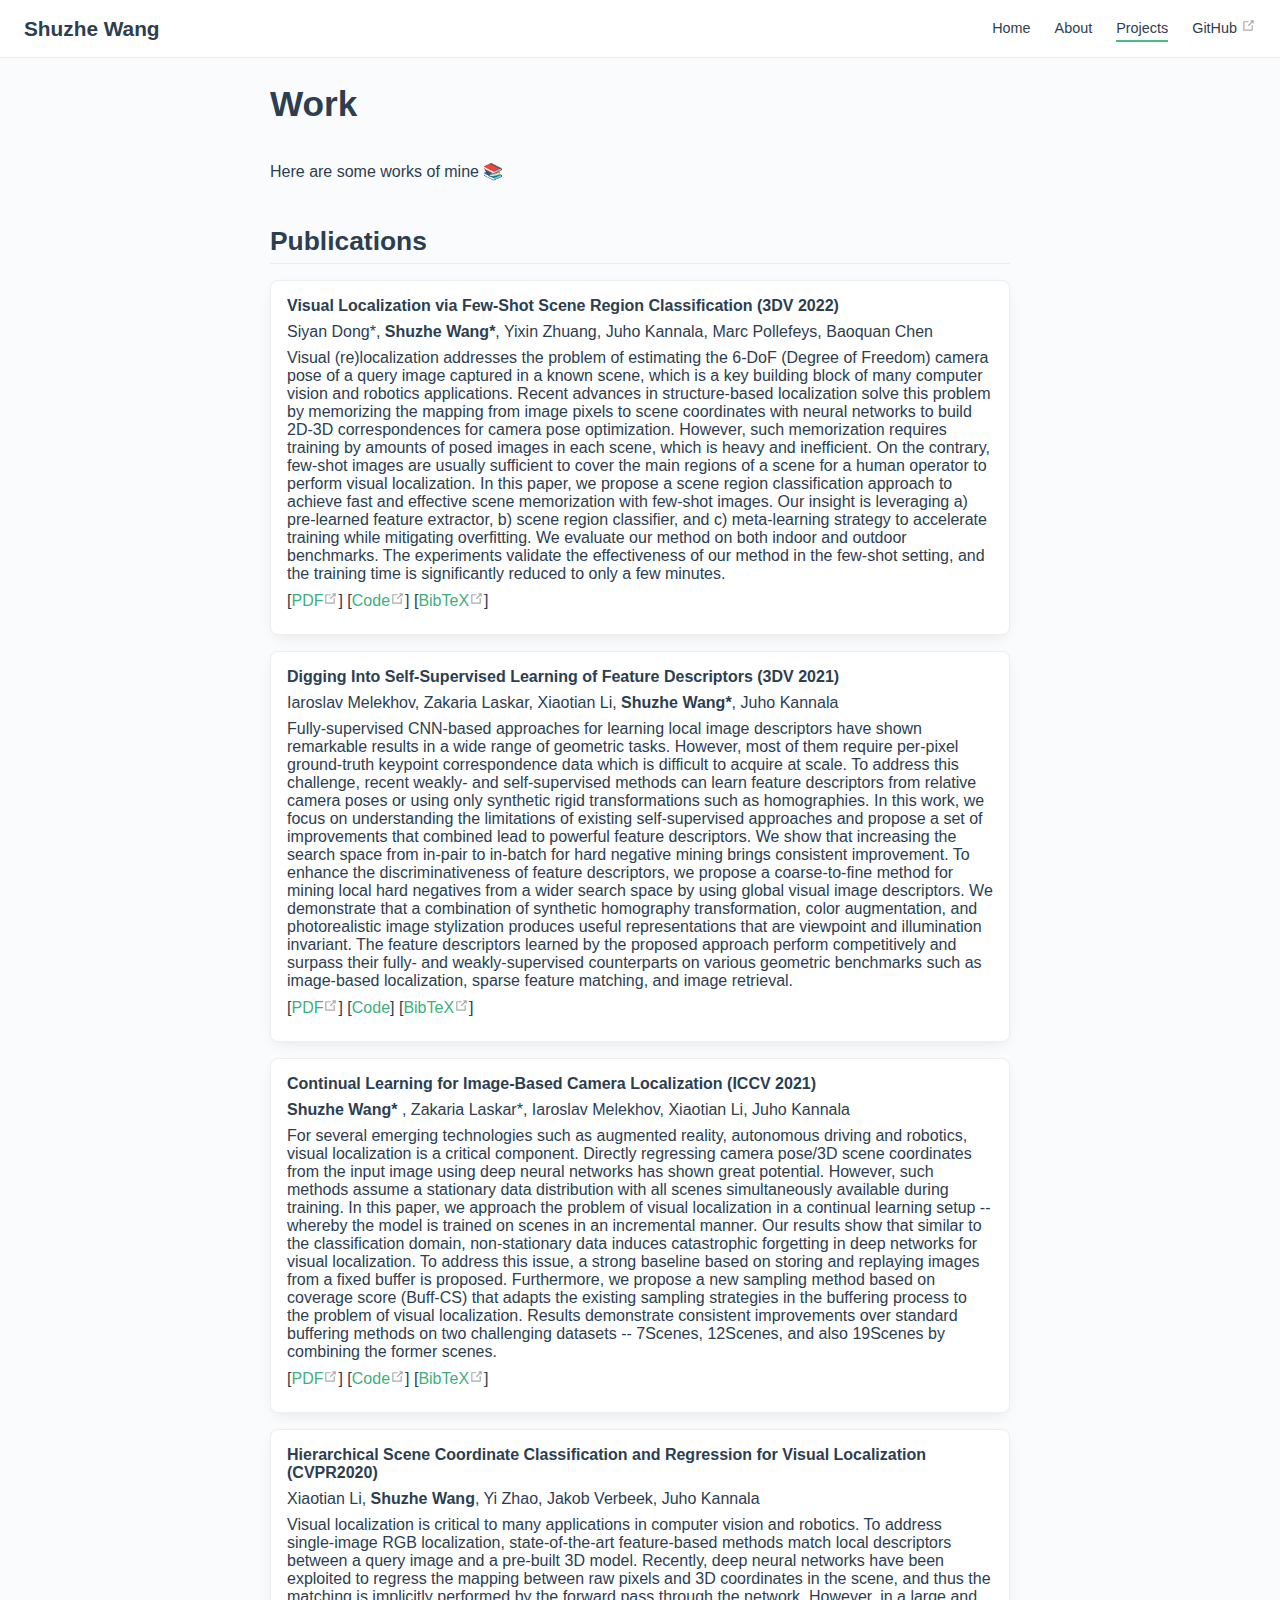
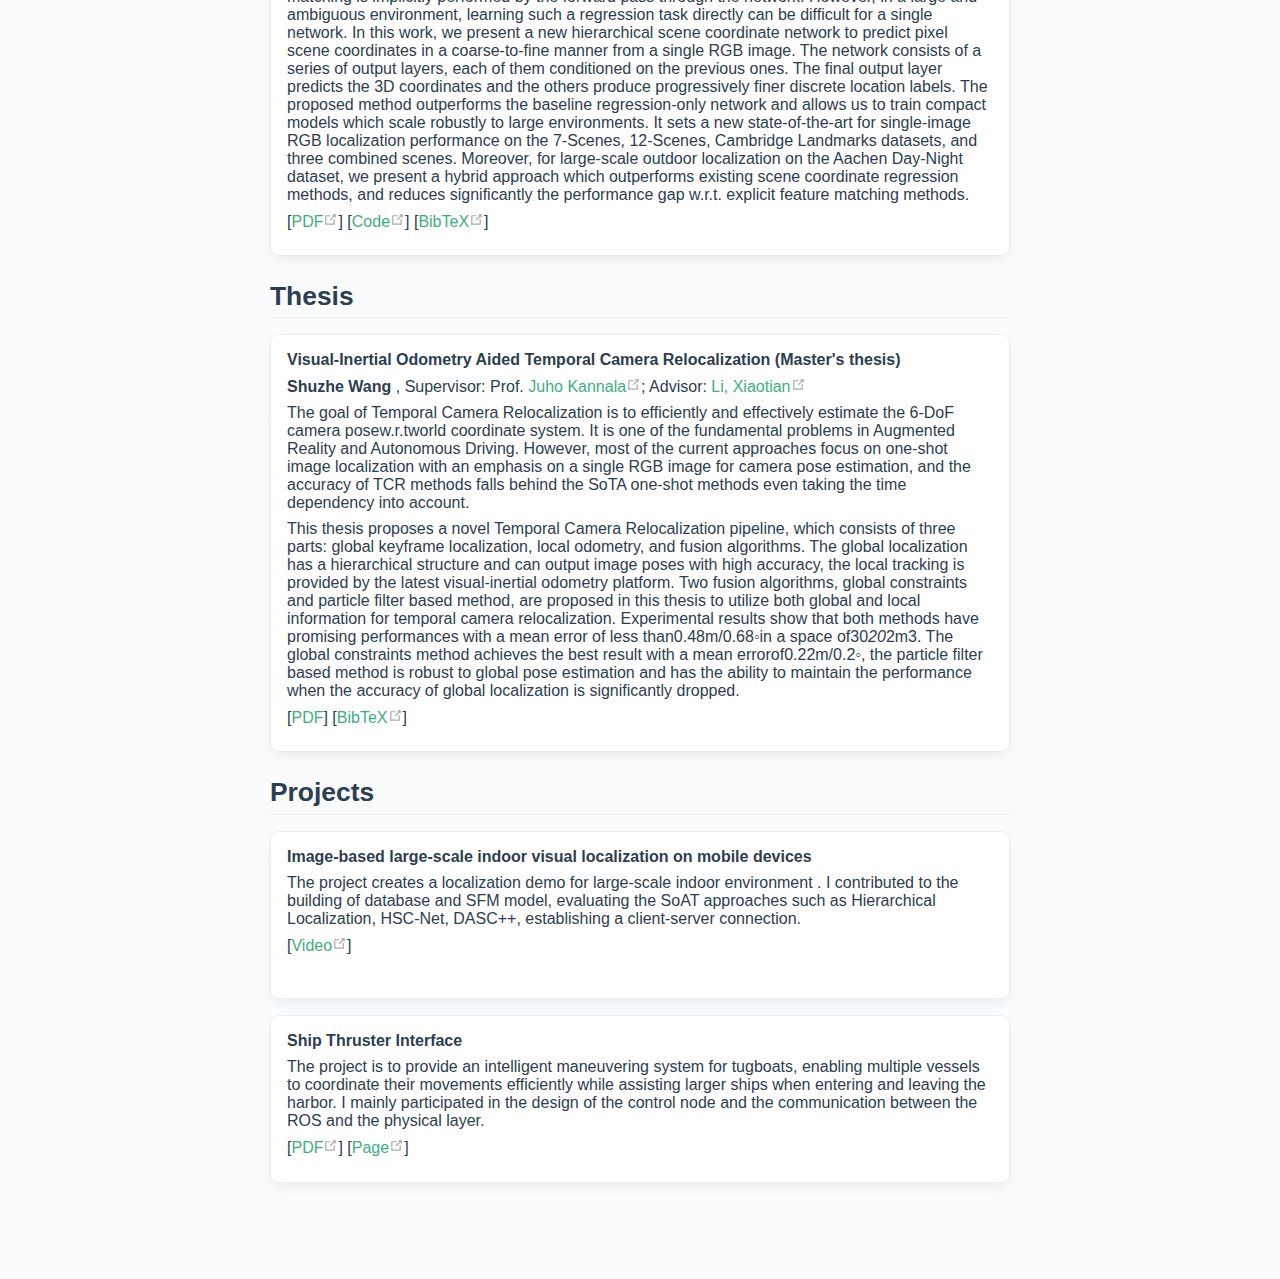
<file: projects/index.html>
<!DOCTYPE html>
<html lang="en-US">
  <head>
    <meta charset="utf-8">
    <meta name="viewport" content="width=device-width,initial-scale=1">
    <title>Work | Shuzhe Wang</title>
    <meta name="description" content="The description of the site.">
    <link rel="icon" href="/logo.png">
    
    <link rel="preload" href="/assets/css/0.styles.5bff1129.css" as="style"><link rel="preload" href="/assets/js/app.c52ee29c.js" as="script"><link rel="preload" href="/assets/js/8.38ded90f.js" as="script"><link rel="preload" href="/assets/js/4.90634f4b.js" as="script"><link rel="prefetch" href="/assets/js/10.ed4c6b3a.js"><link rel="prefetch" href="/assets/js/11.ed17755b.js"><link rel="prefetch" href="/assets/js/12.01827b90.js"><link rel="prefetch" href="/assets/js/13.5b6dbf0b.js"><link rel="prefetch" href="/assets/js/14.80689126.js"><link rel="prefetch" href="/assets/js/2.38c7697e.js"><link rel="prefetch" href="/assets/js/3.0ae01907.js"><link rel="prefetch" href="/assets/js/5.b070aab3.js"><link rel="prefetch" href="/assets/js/6.3d344552.js"><link rel="prefetch" href="/assets/js/7.b7fba462.js"><link rel="prefetch" href="/assets/js/9.636cb5f6.js">
    <link rel="stylesheet" href="/assets/css/0.styles.5bff1129.css">
  </head>
  <body>
    <div id="app" data-server-rendered="true"><div class="theme-container no-sidebar projects-page"><header class="navbar"><div class="sidebar-button"><svg xmlns="http://www.w3.org/2000/svg" aria-hidden="true" role="img" viewBox="0 0 448 512" class="icon"><path fill="currentColor" d="M436 124H12c-6.627 0-12-5.373-12-12V80c0-6.627 5.373-12 12-12h424c6.627 0 12 5.373 12 12v32c0 6.627-5.373 12-12 12zm0 160H12c-6.627 0-12-5.373-12-12v-32c0-6.627 5.373-12 12-12h424c6.627 0 12 5.373 12 12v32c0 6.627-5.373 12-12 12zm0 160H12c-6.627 0-12-5.373-12-12v-32c0-6.627 5.373-12 12-12h424c6.627 0 12 5.373 12 12v32c0 6.627-5.373 12-12 12z"></path></svg></div> <a href="/" class="home-link router-link-active"><!----> <span class="site-name">Shuzhe Wang</span></a> <div class="links" style="max-width:nullpx;"><!----> <nav class="nav-links can-hide"><div class="nav-item"><a href="/" class="nav-link">Home</a></div><div class="nav-item"><a href="/about/" class="nav-link">About</a></div><div class="nav-item"><a href="/projects/" aria-current="page" class="nav-link router-link-exact-active router-link-active">Projects</a></div><div class="nav-item"><a href="https://github.com/ffrivera0" target="_blank" rel="noopener noreferrer" class="nav-link external">
  GitHub
  <svg xmlns="http://www.w3.org/2000/svg" aria-hidden="true" x="0px" y="0px" viewBox="0 0 100 100" width="15" height="15" class="icon outbound"><path fill="currentColor" d="M18.8,85.1h56l0,0c2.2,0,4-1.8,4-4v-32h-8v28h-48v-48h28v-8h-32l0,0c-2.2,0-4,1.8-4,4v56C14.8,83.3,16.6,85.1,18.8,85.1z"></path> <polygon fill="currentColor" points="45.7,48.7 51.3,54.3 77.2,28.5 77.2,37.2 85.2,37.2 85.2,14.9 62.8,14.9 62.8,22.9 71.5,22.9"></polygon></svg></a></div> <!----></nav></div></header> <div class="sidebar-mask"></div> <div class="sidebar"><nav class="nav-links"><div class="nav-item"><a href="/" class="nav-link">Home</a></div><div class="nav-item"><a href="/about/" class="nav-link">About</a></div><div class="nav-item"><a href="/projects/" aria-current="page" class="nav-link router-link-exact-active router-link-active">Projects</a></div><div class="nav-item"><a href="https://github.com/ffrivera0" target="_blank" rel="noopener noreferrer" class="nav-link external">
  GitHub
  <svg xmlns="http://www.w3.org/2000/svg" aria-hidden="true" x="0px" y="0px" viewBox="0 0 100 100" width="15" height="15" class="icon outbound"><path fill="currentColor" d="M18.8,85.1h56l0,0c2.2,0,4-1.8,4-4v-32h-8v28h-48v-48h28v-8h-32l0,0c-2.2,0-4,1.8-4,4v56C14.8,83.3,16.6,85.1,18.8,85.1z"></path> <polygon fill="currentColor" points="45.7,48.7 51.3,54.3 77.2,28.5 77.2,37.2 85.2,37.2 85.2,14.9 62.8,14.9 62.8,22.9 71.5,22.9"></polygon></svg></a></div> <!----></nav>  <!----> </div> <div class="page"> <div class="content"><h1 id="work">Work</h1> <p>Here are some works of mine 📚</p> <h2 id="publications">Publications</h2> <div class="md-card show-border"><!----> <div class="card-content"><p><strong>Visual Localization via Few-Shot Scene Region Classification (3DV 2022)</strong></p> <p>Siyan Dong*,  <strong>Shuzhe Wang*</strong>, Yixin Zhuang, Juho Kannala, Marc Pollefeys, Baoquan Chen</p> <p>Visual (re)localization addresses the problem of estimating the 6-DoF (Degree of Freedom) camera pose of a query image captured in a known scene, which is a key building block of many computer vision and robotics applications. Recent advances in structure-based localization solve this problem by memorizing the mapping from image pixels to scene coordinates with neural networks to build 2D-3D correspondences for camera pose optimization. However, such memorization requires training by amounts of posed images in each scene, which is heavy and inefficient. On the contrary, few-shot images are usually sufficient to cover the main regions of a scene for a human operator to perform visual localization. In this paper, we propose a scene region classification approach to achieve fast and effective scene memorization with few-shot images. Our insight is leveraging a) pre-learned feature extractor, b) scene region classifier, and c) meta-learning strategy to accelerate training while mitigating overfitting. We evaluate our method on both indoor and outdoor benchmarks. The experiments validate the effectiveness of our method in the few-shot setting, and the training time is significantly reduced to only a few minutes.</p> <p>[<a href="https://arxiv.org/pdf/2208.06933.pdf" target="_blank" rel="noopener noreferrer">PDF<svg xmlns="http://www.w3.org/2000/svg" aria-hidden="true" x="0px" y="0px" viewBox="0 0 100 100" width="15" height="15" class="icon outbound"><path fill="currentColor" d="M18.8,85.1h56l0,0c2.2,0,4-1.8,4-4v-32h-8v28h-48v-48h28v-8h-32l0,0c-2.2,0-4,1.8-4,4v56C14.8,83.3,16.6,85.1,18.8,85.1z"></path> <polygon fill="currentColor" points="45.7,48.7 51.3,54.3 77.2,28.5 77.2,37.2 85.2,37.2 85.2,14.9 62.8,14.9 62.8,22.9 71.5,22.9"></polygon></svg></a>] [<a href="https://github.com/siyandong/SRC" target="_blank" rel="noopener noreferrer">Code<svg xmlns="http://www.w3.org/2000/svg" aria-hidden="true" x="0px" y="0px" viewBox="0 0 100 100" width="15" height="15" class="icon outbound"><path fill="currentColor" d="M18.8,85.1h56l0,0c2.2,0,4-1.8,4-4v-32h-8v28h-48v-48h28v-8h-32l0,0c-2.2,0-4,1.8-4,4v56C14.8,83.3,16.6,85.1,18.8,85.1z"></path> <polygon fill="currentColor" points="45.7,48.7 51.3,54.3 77.2,28.5 77.2,37.2 85.2,37.2 85.2,14.9 62.8,14.9 62.8,22.9 71.5,22.9"></polygon></svg></a>] [<a href="https://scholar.googleusercontent.com/scholar.bib?q=info:oprcFyaIL5UJ:scholar.google.com/&amp;output=citation&amp;scisdr=CgXXTOCrEKzvtgUwYIc:AAGBfm0AAAAAYYA2eIcD37_zmmr5rIQ4xQV_20KiZSAc&amp;scisig=AAGBfm0AAAAAYYA2eHBNQKP9nK_VytByFwSiCySfOMT1&amp;scisf=4&amp;ct=citation&amp;cd=-1&amp;hl=zh-CN" target="_blank" rel="noopener noreferrer">BibTeX<svg xmlns="http://www.w3.org/2000/svg" aria-hidden="true" x="0px" y="0px" viewBox="0 0 100 100" width="15" height="15" class="icon outbound"><path fill="currentColor" d="M18.8,85.1h56l0,0c2.2,0,4-1.8,4-4v-32h-8v28h-48v-48h28v-8h-32l0,0c-2.2,0-4,1.8-4,4v56C14.8,83.3,16.6,85.1,18.8,85.1z"></path> <polygon fill="currentColor" points="45.7,48.7 51.3,54.3 77.2,28.5 77.2,37.2 85.2,37.2 85.2,14.9 62.8,14.9 62.8,22.9 71.5,22.9"></polygon></svg></a>]</p></div></div> <div class="md-card show-border"><!----> <div class="card-content"><p><strong>Digging Into Self-Supervised Learning of Feature Descriptors (3DV 2021)</strong></p> <p>Iaroslav Melekhov, Zakaria Laskar, Xiaotian Li, <strong>Shuzhe Wang*</strong>, Juho Kannala</p> <p>Fully-supervised CNN-based approaches for learning local image descriptors have shown remarkable results in a wide range of geometric tasks. However, most of them require per-pixel ground-truth keypoint correspondence data which is difficult to acquire at scale. To address this challenge, recent weakly- and self-supervised methods can learn feature descriptors from relative camera poses or using only synthetic rigid transformations such as homographies. In this work, we focus on understanding the limitations of existing self-supervised approaches and propose a set of improvements that combined lead to powerful feature descriptors. We show that increasing the search space from in-pair to in-batch for hard negative mining brings consistent improvement. To enhance the discriminativeness of feature descriptors, we propose a coarse-to-fine method for mining local hard negatives from a wider search space by using global visual image descriptors. We demonstrate that a combination of synthetic homography transformation, color augmentation, and photorealistic image stylization produces useful representations that are viewpoint and illumination invariant. The feature descriptors learned by the proposed approach perform competitively and surpass their fully- and weakly-supervised counterparts on various geometric benchmarks such as image-based localization, sparse feature matching, and image retrieval.</p> <p>[<a href="https://arxiv.org/abs/2110.04773" target="_blank" rel="noopener noreferrer">PDF<svg xmlns="http://www.w3.org/2000/svg" aria-hidden="true" x="0px" y="0px" viewBox="0 0 100 100" width="15" height="15" class="icon outbound"><path fill="currentColor" d="M18.8,85.1h56l0,0c2.2,0,4-1.8,4-4v-32h-8v28h-48v-48h28v-8h-32l0,0c-2.2,0-4,1.8-4,4v56C14.8,83.3,16.6,85.1,18.8,85.1z"></path> <polygon fill="currentColor" points="45.7,48.7 51.3,54.3 77.2,28.5 77.2,37.2 85.2,37.2 85.2,14.9 62.8,14.9 62.8,22.9 71.5,22.9"></polygon></svg></a>] [<a href="">Code</a>] [<a href="https://scholar.googleusercontent.com/scholar.bib?q=info:oprcFyaIL5UJ:scholar.google.com/&amp;output=citation&amp;scisdr=CgXXTOELEKzvtX8fEwo:AAGBfm0AAAAAYvoZCwpx4EsEIrqVd_24fbqKPLgT_zk8&amp;scisig=AAGBfm0AAAAAYvoZC4xfMhYq_GDEdyUR6YYvxdBCQSr8&amp;scisf=4&amp;ct=citation&amp;cd=-1&amp;hl=zh-CN" target="_blank" rel="noopener noreferrer">BibTeX<svg xmlns="http://www.w3.org/2000/svg" aria-hidden="true" x="0px" y="0px" viewBox="0 0 100 100" width="15" height="15" class="icon outbound"><path fill="currentColor" d="M18.8,85.1h56l0,0c2.2,0,4-1.8,4-4v-32h-8v28h-48v-48h28v-8h-32l0,0c-2.2,0-4,1.8-4,4v56C14.8,83.3,16.6,85.1,18.8,85.1z"></path> <polygon fill="currentColor" points="45.7,48.7 51.3,54.3 77.2,28.5 77.2,37.2 85.2,37.2 85.2,14.9 62.8,14.9 62.8,22.9 71.5,22.9"></polygon></svg></a>]</p></div></div> <div class="md-card show-border"><!----> <div class="card-content"><p><strong>Continual Learning for Image-Based Camera Localization (ICCV 2021)</strong></p> <p><strong>Shuzhe Wang*</strong> , Zakaria Laskar*, Iaroslav Melekhov, Xiaotian Li, Juho Kannala</p> <p>For several emerging technologies such as augmented reality, autonomous driving and robotics, visual localization is a critical component. Directly regressing camera pose/3D scene coordinates from the input image using deep neural networks has shown great potential. However, such methods assume a stationary data distribution with all scenes simultaneously available during training. In this paper, we approach the problem of visual localization in a continual learning setup -- whereby the model is trained on scenes in an incremental manner. Our results show that similar to the classification domain, non-stationary data induces catastrophic forgetting in deep networks for visual localization. To address this issue, a strong baseline based on storing and replaying images from a fixed buffer is proposed. Furthermore, we propose a new sampling method based on coverage score (Buff-CS) that adapts the existing sampling strategies in the buffering process to the problem of visual localization. Results demonstrate consistent improvements over standard buffering methods on two challenging datasets -- 7Scenes, 12Scenes, and also 19Scenes by combining the former scenes.</p> <p>[<a href="https://openaccess.thecvf.com/content/ICCV2021/papers/Wang_Continual_Learning_for_Image-Based_Camera_Localization_ICCV_2021_paper.pdf" target="_blank" rel="noopener noreferrer">PDF<svg xmlns="http://www.w3.org/2000/svg" aria-hidden="true" x="0px" y="0px" viewBox="0 0 100 100" width="15" height="15" class="icon outbound"><path fill="currentColor" d="M18.8,85.1h56l0,0c2.2,0,4-1.8,4-4v-32h-8v28h-48v-48h28v-8h-32l0,0c-2.2,0-4,1.8-4,4v56C14.8,83.3,16.6,85.1,18.8,85.1z"></path> <polygon fill="currentColor" points="45.7,48.7 51.3,54.3 77.2,28.5 77.2,37.2 85.2,37.2 85.2,14.9 62.8,14.9 62.8,22.9 71.5,22.9"></polygon></svg></a>] [<a href="https://github.com/AaltoVision/CL_HSCNet" target="_blank" rel="noopener noreferrer">Code<svg xmlns="http://www.w3.org/2000/svg" aria-hidden="true" x="0px" y="0px" viewBox="0 0 100 100" width="15" height="15" class="icon outbound"><path fill="currentColor" d="M18.8,85.1h56l0,0c2.2,0,4-1.8,4-4v-32h-8v28h-48v-48h28v-8h-32l0,0c-2.2,0-4,1.8-4,4v56C14.8,83.3,16.6,85.1,18.8,85.1z"></path> <polygon fill="currentColor" points="45.7,48.7 51.3,54.3 77.2,28.5 77.2,37.2 85.2,37.2 85.2,14.9 62.8,14.9 62.8,22.9 71.5,22.9"></polygon></svg></a>] [<a href="https://scholar.googleusercontent.com/scholar.bib?q=info:0eZeDLRtpiIJ:scholar.google.com/&amp;output=citation&amp;scisdr=CgXXTOCrEKzvtgU-X-4:AAGBfm0AAAAAYYA4R-6UQL1KrcShSX66Cm1XrAUZDaaN&amp;scisig=AAGBfm0AAAAAYYA4R5qS0WfBGqexQN5MhQCgGljBmWJr&amp;scisf=4&amp;ct=citation&amp;cd=-1&amp;hl=zh-CN" target="_blank" rel="noopener noreferrer">BibTeX<svg xmlns="http://www.w3.org/2000/svg" aria-hidden="true" x="0px" y="0px" viewBox="0 0 100 100" width="15" height="15" class="icon outbound"><path fill="currentColor" d="M18.8,85.1h56l0,0c2.2,0,4-1.8,4-4v-32h-8v28h-48v-48h28v-8h-32l0,0c-2.2,0-4,1.8-4,4v56C14.8,83.3,16.6,85.1,18.8,85.1z"></path> <polygon fill="currentColor" points="45.7,48.7 51.3,54.3 77.2,28.5 77.2,37.2 85.2,37.2 85.2,14.9 62.8,14.9 62.8,22.9 71.5,22.9"></polygon></svg></a>]</p></div></div> <div class="md-card show-border"><!----> <div class="card-content"><p><strong>Hierarchical Scene Coordinate Classification and Regression for Visual Localization (CVPR2020)</strong></p> <p>Xiaotian Li, <strong>Shuzhe Wang</strong>, Yi Zhao, Jakob Verbeek, Juho Kannala</p> <p>Visual localization is critical to many applications in computer vision and robotics. To address single-image RGB localization, state-of-the-art feature-based methods match local descriptors between a query image and a pre-built 3D model. Recently, deep neural networks have been exploited to regress the mapping between raw pixels and 3D coordinates in the scene, and thus the matching is implicitly performed by the forward pass through the network. However, in a large and ambiguous environment, learning such a regression task directly can be difficult for a single network. In this work, we present a new hierarchical scene coordinate network to predict pixel scene coordinates in a coarse-to-fine manner from a single RGB image. The network consists of a series of output layers, each of them conditioned on the previous ones. The final output layer predicts the 3D coordinates and the others produce progressively finer discrete location labels. The proposed method outperforms the baseline regression-only network and allows us to train compact models which scale robustly to large environments. It sets a new state-of-the-art for single-image RGB localization performance on the 7-Scenes, 12-Scenes, Cambridge Landmarks datasets, and three combined scenes. Moreover, for large-scale outdoor localization on the Aachen Day-Night dataset, we present a hybrid approach which outperforms existing scene coordinate regression methods, and reduces significantly the performance gap w.r.t. explicit feature matching methods.</p> <p>[<a href="https://openaccess.thecvf.com/content_CVPR_2020/papers/Li_Hierarchical_Scene_Coordinate_Classification_and_Regression_for_Visual_Localization_CVPR_2020_paper.pdf" target="_blank" rel="noopener noreferrer">PDF<svg xmlns="http://www.w3.org/2000/svg" aria-hidden="true" x="0px" y="0px" viewBox="0 0 100 100" width="15" height="15" class="icon outbound"><path fill="currentColor" d="M18.8,85.1h56l0,0c2.2,0,4-1.8,4-4v-32h-8v28h-48v-48h28v-8h-32l0,0c-2.2,0-4,1.8-4,4v56C14.8,83.3,16.6,85.1,18.8,85.1z"></path> <polygon fill="currentColor" points="45.7,48.7 51.3,54.3 77.2,28.5 77.2,37.2 85.2,37.2 85.2,14.9 62.8,14.9 62.8,22.9 71.5,22.9"></polygon></svg></a>] [<a href="https://github.com/AaltoVision/hscnet" target="_blank" rel="noopener noreferrer">Code<svg xmlns="http://www.w3.org/2000/svg" aria-hidden="true" x="0px" y="0px" viewBox="0 0 100 100" width="15" height="15" class="icon outbound"><path fill="currentColor" d="M18.8,85.1h56l0,0c2.2,0,4-1.8,4-4v-32h-8v28h-48v-48h28v-8h-32l0,0c-2.2,0-4,1.8-4,4v56C14.8,83.3,16.6,85.1,18.8,85.1z"></path> <polygon fill="currentColor" points="45.7,48.7 51.3,54.3 77.2,28.5 77.2,37.2 85.2,37.2 85.2,14.9 62.8,14.9 62.8,22.9 71.5,22.9"></polygon></svg></a>] [<a href="https://scholar.googleusercontent.com/scholar.bib?q=info:EIIgXVmnYHEJ:scholar.google.com/&amp;output=citation&amp;scisdr=CgXT_HuZEIa99Kxm_N0:AAGBfm0AAAAAYSVg5N1OB_SSVoyNDEDW0B_6poErDXZA&amp;scisig=AAGBfm0AAAAAYSVg5CFuBHOzFJbO7OR9FJcqHkdNItRa&amp;scisf=4&amp;ct=citation&amp;cd=-1&amp;hl=en" target="_blank" rel="noopener noreferrer">BibTeX<svg xmlns="http://www.w3.org/2000/svg" aria-hidden="true" x="0px" y="0px" viewBox="0 0 100 100" width="15" height="15" class="icon outbound"><path fill="currentColor" d="M18.8,85.1h56l0,0c2.2,0,4-1.8,4-4v-32h-8v28h-48v-48h28v-8h-32l0,0c-2.2,0-4,1.8-4,4v56C14.8,83.3,16.6,85.1,18.8,85.1z"></path> <polygon fill="currentColor" points="45.7,48.7 51.3,54.3 77.2,28.5 77.2,37.2 85.2,37.2 85.2,14.9 62.8,14.9 62.8,22.9 71.5,22.9"></polygon></svg></a>]</p></div></div> <h2 id="thesis">Thesis</h2> <div class="md-card show-border"><!----> <div class="card-content"><p><strong>Visual-Inertial Odometry Aided Temporal Camera Relocalization (Master's thesis)</strong></p> <p><strong>Shuzhe Wang</strong> , Supervisor: Prof. <a href="https://users.aalto.fi/~kannalj1/" target="_blank" rel="noopener noreferrer">Juho Kannala<svg xmlns="http://www.w3.org/2000/svg" aria-hidden="true" x="0px" y="0px" viewBox="0 0 100 100" width="15" height="15" class="icon outbound"><path fill="currentColor" d="M18.8,85.1h56l0,0c2.2,0,4-1.8,4-4v-32h-8v28h-48v-48h28v-8h-32l0,0c-2.2,0-4,1.8-4,4v56C14.8,83.3,16.6,85.1,18.8,85.1z"></path> <polygon fill="currentColor" points="45.7,48.7 51.3,54.3 77.2,28.5 77.2,37.2 85.2,37.2 85.2,14.9 62.8,14.9 62.8,22.9 71.5,22.9"></polygon></svg></a>; Advisor: <a href="https://scholar.google.com/citations?user=lht2z_IAAAAJ&amp;hl=en" target="_blank" rel="noopener noreferrer">Li, Xiaotian<svg xmlns="http://www.w3.org/2000/svg" aria-hidden="true" x="0px" y="0px" viewBox="0 0 100 100" width="15" height="15" class="icon outbound"><path fill="currentColor" d="M18.8,85.1h56l0,0c2.2,0,4-1.8,4-4v-32h-8v28h-48v-48h28v-8h-32l0,0c-2.2,0-4,1.8-4,4v56C14.8,83.3,16.6,85.1,18.8,85.1z"></path> <polygon fill="currentColor" points="45.7,48.7 51.3,54.3 77.2,28.5 77.2,37.2 85.2,37.2 85.2,14.9 62.8,14.9 62.8,22.9 71.5,22.9"></polygon></svg></a></p> <p>The goal of Temporal Camera Relocalization is to efficiently and effectively estimate the 6-DoF camera posew.r.tworld coordinate system. It is one of the fundamental problems in Augmented Reality and Autonomous Driving. However, most of the current approaches focus on one-shot image localization with an emphasis on a single RGB image for camera pose estimation, and the accuracy of TCR methods falls behind the SoTA one-shot methods even taking the time dependency into account.</p> <p>This thesis proposes a novel Temporal Camera Relocalization pipeline, which consists of three parts: global keyframe localization, local odometry, and fusion algorithms. The global localization has a hierarchical structure and can output image poses with high accuracy, the local tracking is provided by the latest visual-inertial odometry platform. Two fusion algorithms, global constraints and particle filter based method, are proposed in this thesis to utilize both global and local information for temporal camera relocalization. Experimental results show that both methods have promising performances with a mean error of less than0.48m/0.68◦in a space of30<em>20</em>2m3. The global constraints method achieves the best result with a mean errorof0.22m/0.2◦, the particle filter based method is robust to global pose estimation and has the ability to maintain the performance when the accuracy of global localization is significantly dropped.</p> <p>[<a href="">PDF</a>] [<a href="https://aaltodoc.aalto.fi/doc_public/export/bibtex/?url=https://aaltodoc.aalto.fi/handle/123456789/46042" target="_blank" rel="noopener noreferrer">BibTeX<svg xmlns="http://www.w3.org/2000/svg" aria-hidden="true" x="0px" y="0px" viewBox="0 0 100 100" width="15" height="15" class="icon outbound"><path fill="currentColor" d="M18.8,85.1h56l0,0c2.2,0,4-1.8,4-4v-32h-8v28h-48v-48h28v-8h-32l0,0c-2.2,0-4,1.8-4,4v56C14.8,83.3,16.6,85.1,18.8,85.1z"></path> <polygon fill="currentColor" points="45.7,48.7 51.3,54.3 77.2,28.5 77.2,37.2 85.2,37.2 85.2,14.9 62.8,14.9 62.8,22.9 71.5,22.9"></polygon></svg></a>]</p></div></div> <h2 id="projects">Projects</h2> <div class="md-card show-border"><!----> <div class="card-content"><p><strong>Image-based large-scale indoor visual localization on mobile devices</strong></p> <p>The project creates a localization demo for large-scale indoor environment . I contributed to the building of database and SFM model, evaluating the SoAT approaches such as Hierarchical Localization, HSC-Net, DASC++, establishing a client-server connection.</p> <p>[<a href="https://drive.google.com/file/d/1CXAP-enEPagvxJCkJZnz0Ir-anjIE_0Y/view?usp=sharing" target="_blank" rel="noopener noreferrer">Video<svg xmlns="http://www.w3.org/2000/svg" aria-hidden="true" x="0px" y="0px" viewBox="0 0 100 100" width="15" height="15" class="icon outbound"><path fill="currentColor" d="M18.8,85.1h56l0,0c2.2,0,4-1.8,4-4v-32h-8v28h-48v-48h28v-8h-32l0,0c-2.2,0-4,1.8-4,4v56C14.8,83.3,16.6,85.1,18.8,85.1z"></path> <polygon fill="currentColor" points="45.7,48.7 51.3,54.3 77.2,28.5 77.2,37.2 85.2,37.2 85.2,14.9 62.8,14.9 62.8,22.9 71.5,22.9"></polygon></svg></a>]</p></div></div> <div class="md-card show-border"><!----> <div class="card-content"><p><strong>Ship Thruster Interface</strong></p> <p>The project is to provide an intelligent maneuvering system for tugboats, enabling multiple vessels to coordinate their movements efficiently while assisting larger ships when entering and leaving the harbor. I mainly participated in the design of the control node and the communication between the ROS and the physical layer.</p> <p>[<a href="https://wiki.aalto.fi/download/attachments/151495776/Final%20report.pdf?api=v2" target="_blank" rel="noopener noreferrer">PDF<svg xmlns="http://www.w3.org/2000/svg" aria-hidden="true" x="0px" y="0px" viewBox="0 0 100 100" width="15" height="15" class="icon outbound"><path fill="currentColor" d="M18.8,85.1h56l0,0c2.2,0,4-1.8,4-4v-32h-8v28h-48v-48h28v-8h-32l0,0c-2.2,0-4,1.8-4,4v56C14.8,83.3,16.6,85.1,18.8,85.1z"></path> <polygon fill="currentColor" points="45.7,48.7 51.3,54.3 77.2,28.5 77.2,37.2 85.2,37.2 85.2,14.9 62.8,14.9 62.8,22.9 71.5,22.9"></polygon></svg></a>] [<a href="https://wiki.aalto.fi/display/AEEproject/Ship+thruster+interface" target="_blank" rel="noopener noreferrer">Page<svg xmlns="http://www.w3.org/2000/svg" aria-hidden="true" x="0px" y="0px" viewBox="0 0 100 100" width="15" height="15" class="icon outbound"><path fill="currentColor" d="M18.8,85.1h56l0,0c2.2,0,4-1.8,4-4v-32h-8v28h-48v-48h28v-8h-32l0,0c-2.2,0-4,1.8-4,4v56C14.8,83.3,16.6,85.1,18.8,85.1z"></path> <polygon fill="currentColor" points="45.7,48.7 51.3,54.3 77.2,28.5 77.2,37.2 85.2,37.2 85.2,14.9 62.8,14.9 62.8,22.9 71.5,22.9"></polygon></svg></a>]</p></div></div></div> <div class="page-edit"><!----> <!----></div> <!----> </div> <!----></div></div>
    <script src="/assets/js/app.c52ee29c.js" defer></script><script src="/assets/js/8.38ded90f.js" defer></script><script src="/assets/js/4.90634f4b.js" defer></script>
  </body>
</html>
</file>
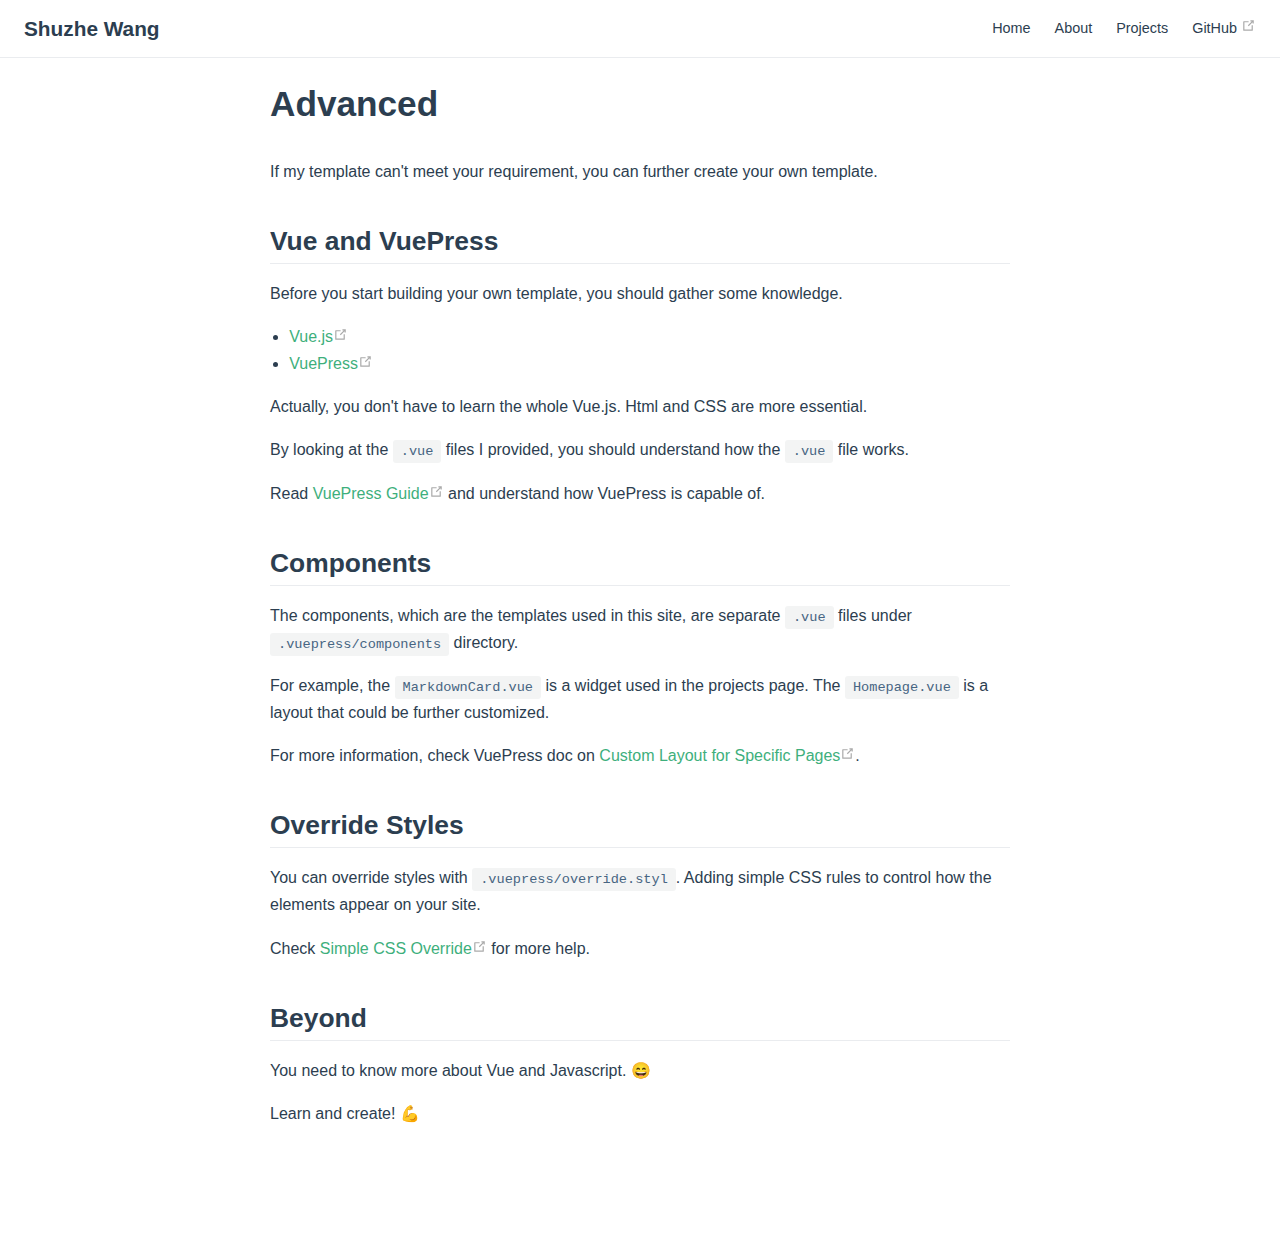
<file: guide/advanced.html>
<!DOCTYPE html>
<html lang="en-US">
  <head>
    <meta charset="utf-8">
    <meta name="viewport" content="width=device-width,initial-scale=1">
    <title>Advanced | Shuzhe Wang</title>
    <meta name="description" content="The description of the site.">
    <link rel="icon" href="/logo.png">
    
    <link rel="preload" href="/assets/css/0.styles.5bff1129.css" as="style"><link rel="preload" href="/assets/js/app.c52ee29c.js" as="script"><link rel="preload" href="/assets/js/11.ed17755b.js" as="script"><link rel="prefetch" href="/assets/js/10.ed4c6b3a.js"><link rel="prefetch" href="/assets/js/12.01827b90.js"><link rel="prefetch" href="/assets/js/13.5b6dbf0b.js"><link rel="prefetch" href="/assets/js/14.80689126.js"><link rel="prefetch" href="/assets/js/2.38c7697e.js"><link rel="prefetch" href="/assets/js/3.0ae01907.js"><link rel="prefetch" href="/assets/js/4.90634f4b.js"><link rel="prefetch" href="/assets/js/5.b070aab3.js"><link rel="prefetch" href="/assets/js/6.3d344552.js"><link rel="prefetch" href="/assets/js/7.b7fba462.js"><link rel="prefetch" href="/assets/js/8.38ded90f.js"><link rel="prefetch" href="/assets/js/9.636cb5f6.js">
    <link rel="stylesheet" href="/assets/css/0.styles.5bff1129.css">
  </head>
  <body>
    <div id="app" data-server-rendered="true"><div class="theme-container no-sidebar"><header class="navbar"><div class="sidebar-button"><svg xmlns="http://www.w3.org/2000/svg" aria-hidden="true" role="img" viewBox="0 0 448 512" class="icon"><path fill="currentColor" d="M436 124H12c-6.627 0-12-5.373-12-12V80c0-6.627 5.373-12 12-12h424c6.627 0 12 5.373 12 12v32c0 6.627-5.373 12-12 12zm0 160H12c-6.627 0-12-5.373-12-12v-32c0-6.627 5.373-12 12-12h424c6.627 0 12 5.373 12 12v32c0 6.627-5.373 12-12 12zm0 160H12c-6.627 0-12-5.373-12-12v-32c0-6.627 5.373-12 12-12h424c6.627 0 12 5.373 12 12v32c0 6.627-5.373 12-12 12z"></path></svg></div> <a href="/" class="home-link router-link-active"><!----> <span class="site-name">Shuzhe Wang</span></a> <div class="links" style="max-width:nullpx;"><!----> <nav class="nav-links can-hide"><div class="nav-item"><a href="/" class="nav-link">Home</a></div><div class="nav-item"><a href="/about/" class="nav-link">About</a></div><div class="nav-item"><a href="/projects/" class="nav-link">Projects</a></div><div class="nav-item"><a href="https://github.com/ffrivera0" target="_blank" rel="noopener noreferrer" class="nav-link external">
  GitHub
  <svg xmlns="http://www.w3.org/2000/svg" aria-hidden="true" x="0px" y="0px" viewBox="0 0 100 100" width="15" height="15" class="icon outbound"><path fill="currentColor" d="M18.8,85.1h56l0,0c2.2,0,4-1.8,4-4v-32h-8v28h-48v-48h28v-8h-32l0,0c-2.2,0-4,1.8-4,4v56C14.8,83.3,16.6,85.1,18.8,85.1z"></path> <polygon fill="currentColor" points="45.7,48.7 51.3,54.3 77.2,28.5 77.2,37.2 85.2,37.2 85.2,14.9 62.8,14.9 62.8,22.9 71.5,22.9"></polygon></svg></a></div> <!----></nav></div></header> <div class="sidebar-mask"></div> <div class="sidebar"><nav class="nav-links"><div class="nav-item"><a href="/" class="nav-link">Home</a></div><div class="nav-item"><a href="/about/" class="nav-link">About</a></div><div class="nav-item"><a href="/projects/" class="nav-link">Projects</a></div><div class="nav-item"><a href="https://github.com/ffrivera0" target="_blank" rel="noopener noreferrer" class="nav-link external">
  GitHub
  <svg xmlns="http://www.w3.org/2000/svg" aria-hidden="true" x="0px" y="0px" viewBox="0 0 100 100" width="15" height="15" class="icon outbound"><path fill="currentColor" d="M18.8,85.1h56l0,0c2.2,0,4-1.8,4-4v-32h-8v28h-48v-48h28v-8h-32l0,0c-2.2,0-4,1.8-4,4v56C14.8,83.3,16.6,85.1,18.8,85.1z"></path> <polygon fill="currentColor" points="45.7,48.7 51.3,54.3 77.2,28.5 77.2,37.2 85.2,37.2 85.2,14.9 62.8,14.9 62.8,22.9 71.5,22.9"></polygon></svg></a></div> <!----></nav>  <!----> </div> <div class="page"> <div class="content"><h1 id="advanced">Advanced</h1> <p>If my template can't meet your requirement, you can further create your own template.</p> <h2 id="vue-and-vuepress">Vue and VuePress</h2> <p>Before you start building your own template, you should gather some knowledge.</p> <ul><li><a href="https://vuejs.org/" target="_blank" rel="noopener noreferrer">Vue.js<svg xmlns="http://www.w3.org/2000/svg" aria-hidden="true" x="0px" y="0px" viewBox="0 0 100 100" width="15" height="15" class="icon outbound"><path fill="currentColor" d="M18.8,85.1h56l0,0c2.2,0,4-1.8,4-4v-32h-8v28h-48v-48h28v-8h-32l0,0c-2.2,0-4,1.8-4,4v56C14.8,83.3,16.6,85.1,18.8,85.1z"></path> <polygon fill="currentColor" points="45.7,48.7 51.3,54.3 77.2,28.5 77.2,37.2 85.2,37.2 85.2,14.9 62.8,14.9 62.8,22.9 71.5,22.9"></polygon></svg></a></li> <li><a href="https://vuepress.vuejs.org/" target="_blank" rel="noopener noreferrer">VuePress<svg xmlns="http://www.w3.org/2000/svg" aria-hidden="true" x="0px" y="0px" viewBox="0 0 100 100" width="15" height="15" class="icon outbound"><path fill="currentColor" d="M18.8,85.1h56l0,0c2.2,0,4-1.8,4-4v-32h-8v28h-48v-48h28v-8h-32l0,0c-2.2,0-4,1.8-4,4v56C14.8,83.3,16.6,85.1,18.8,85.1z"></path> <polygon fill="currentColor" points="45.7,48.7 51.3,54.3 77.2,28.5 77.2,37.2 85.2,37.2 85.2,14.9 62.8,14.9 62.8,22.9 71.5,22.9"></polygon></svg></a></li></ul> <p>Actually, you don't have to learn the whole Vue.js. Html and CSS are more essential.</p> <p>By looking at the <code>.vue</code> files I provided, you should understand how the <code>.vue</code> file works.</p> <p>Read <a href="https://vuepress.vuejs.org/guide/" target="_blank" rel="noopener noreferrer">VuePress Guide<svg xmlns="http://www.w3.org/2000/svg" aria-hidden="true" x="0px" y="0px" viewBox="0 0 100 100" width="15" height="15" class="icon outbound"><path fill="currentColor" d="M18.8,85.1h56l0,0c2.2,0,4-1.8,4-4v-32h-8v28h-48v-48h28v-8h-32l0,0c-2.2,0-4,1.8-4,4v56C14.8,83.3,16.6,85.1,18.8,85.1z"></path> <polygon fill="currentColor" points="45.7,48.7 51.3,54.3 77.2,28.5 77.2,37.2 85.2,37.2 85.2,14.9 62.8,14.9 62.8,22.9 71.5,22.9"></polygon></svg></a> and understand how VuePress is capable of.</p> <h2 id="components">Components</h2> <p>The components, which are the templates used in this site, are separate <code>.vue</code> files under <code>.vuepress/components</code> directory.</p> <p>For example, the <code>MarkdownCard.vue</code> is a widget used in the projects page. The <code>Homepage.vue</code> is a layout that could be further customized.</p> <p>For more information, check VuePress doc on <a href="https://vuepress.vuejs.org/default-theme-config/#custom-layout-for-specific-pages" target="_blank" rel="noopener noreferrer">Custom Layout for Specific Pages<svg xmlns="http://www.w3.org/2000/svg" aria-hidden="true" x="0px" y="0px" viewBox="0 0 100 100" width="15" height="15" class="icon outbound"><path fill="currentColor" d="M18.8,85.1h56l0,0c2.2,0,4-1.8,4-4v-32h-8v28h-48v-48h28v-8h-32l0,0c-2.2,0-4,1.8-4,4v56C14.8,83.3,16.6,85.1,18.8,85.1z"></path> <polygon fill="currentColor" points="45.7,48.7 51.3,54.3 77.2,28.5 77.2,37.2 85.2,37.2 85.2,14.9 62.8,14.9 62.8,22.9 71.5,22.9"></polygon></svg></a>.</p> <h2 id="override-styles">Override Styles</h2> <p>You can override styles with <code>.vuepress/override.styl</code>. Adding simple CSS rules to control how the elements appear on your site.</p> <p>Check <a href="https://vuepress.vuejs.org/default-theme-config/#simple-css-override" target="_blank" rel="noopener noreferrer">Simple CSS Override<svg xmlns="http://www.w3.org/2000/svg" aria-hidden="true" x="0px" y="0px" viewBox="0 0 100 100" width="15" height="15" class="icon outbound"><path fill="currentColor" d="M18.8,85.1h56l0,0c2.2,0,4-1.8,4-4v-32h-8v28h-48v-48h28v-8h-32l0,0c-2.2,0-4,1.8-4,4v56C14.8,83.3,16.6,85.1,18.8,85.1z"></path> <polygon fill="currentColor" points="45.7,48.7 51.3,54.3 77.2,28.5 77.2,37.2 85.2,37.2 85.2,14.9 62.8,14.9 62.8,22.9 71.5,22.9"></polygon></svg></a> for more help.</p> <h2 id="beyond">Beyond</h2> <p>You need to know more about Vue and Javascript. 😄</p> <p>Learn and create! 💪</p></div> <div class="page-edit"><!----> <!----></div> <!----> </div> <!----></div></div>
    <script src="/assets/js/app.c52ee29c.js" defer></script><script src="/assets/js/11.ed17755b.js" defer></script>
  </body>
</html>
</file>
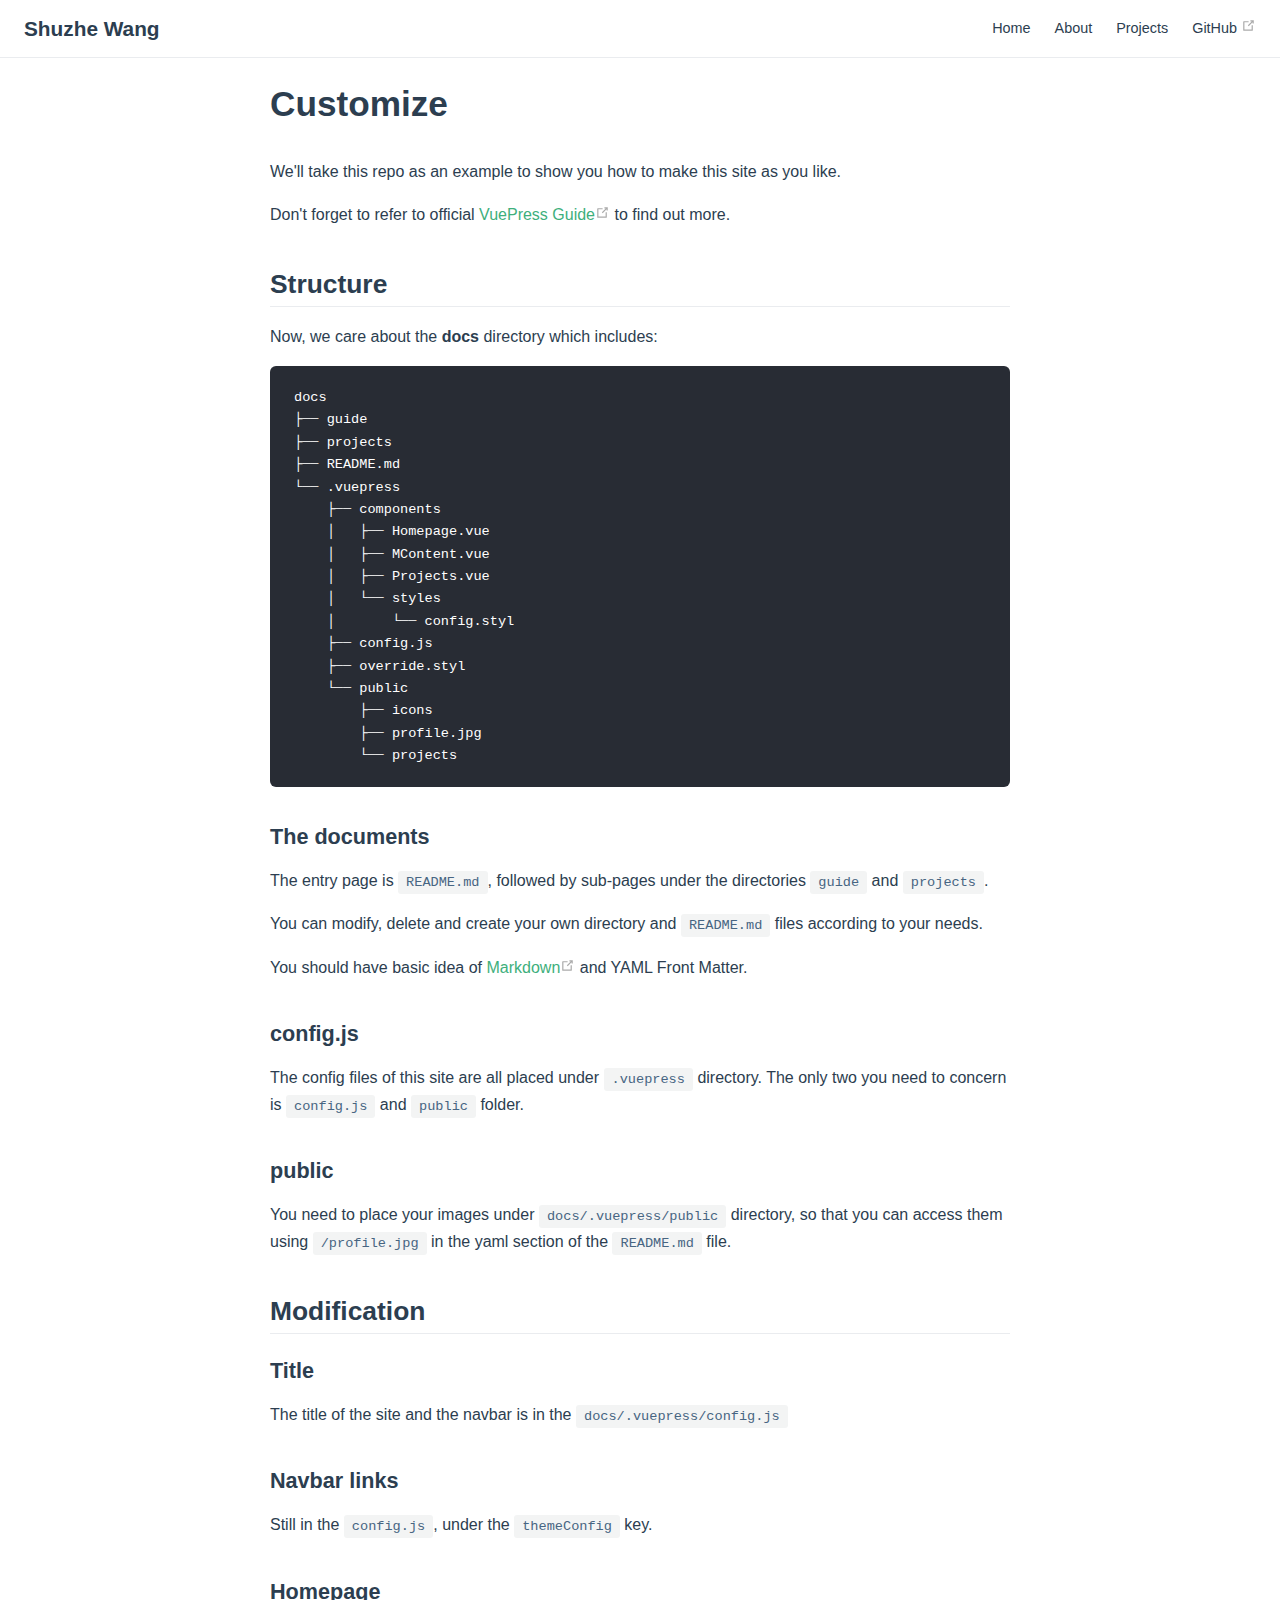
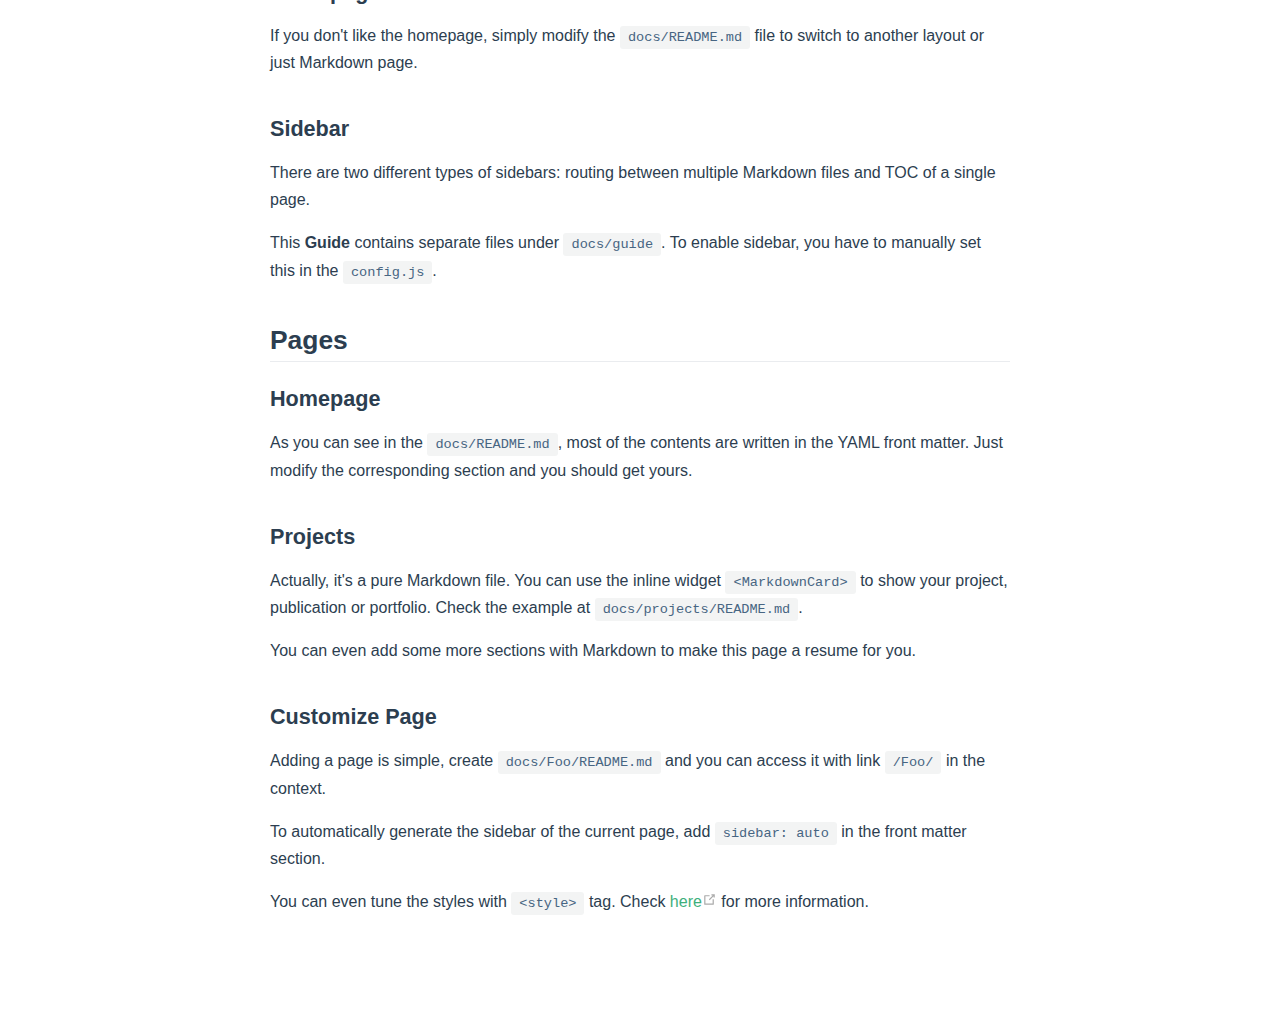
<file: guide/customize.html>
<!DOCTYPE html>
<html lang="en-US">
  <head>
    <meta charset="utf-8">
    <meta name="viewport" content="width=device-width,initial-scale=1">
    <title>Customize | Shuzhe Wang</title>
    <meta name="description" content="The description of the site.">
    <link rel="icon" href="/logo.png">
    
    <link rel="preload" href="/assets/css/0.styles.5bff1129.css" as="style"><link rel="preload" href="/assets/js/app.c52ee29c.js" as="script"><link rel="preload" href="/assets/js/12.01827b90.js" as="script"><link rel="prefetch" href="/assets/js/10.ed4c6b3a.js"><link rel="prefetch" href="/assets/js/11.ed17755b.js"><link rel="prefetch" href="/assets/js/13.5b6dbf0b.js"><link rel="prefetch" href="/assets/js/14.80689126.js"><link rel="prefetch" href="/assets/js/2.38c7697e.js"><link rel="prefetch" href="/assets/js/3.0ae01907.js"><link rel="prefetch" href="/assets/js/4.90634f4b.js"><link rel="prefetch" href="/assets/js/5.b070aab3.js"><link rel="prefetch" href="/assets/js/6.3d344552.js"><link rel="prefetch" href="/assets/js/7.b7fba462.js"><link rel="prefetch" href="/assets/js/8.38ded90f.js"><link rel="prefetch" href="/assets/js/9.636cb5f6.js">
    <link rel="stylesheet" href="/assets/css/0.styles.5bff1129.css">
  </head>
  <body>
    <div id="app" data-server-rendered="true"><div class="theme-container no-sidebar"><header class="navbar"><div class="sidebar-button"><svg xmlns="http://www.w3.org/2000/svg" aria-hidden="true" role="img" viewBox="0 0 448 512" class="icon"><path fill="currentColor" d="M436 124H12c-6.627 0-12-5.373-12-12V80c0-6.627 5.373-12 12-12h424c6.627 0 12 5.373 12 12v32c0 6.627-5.373 12-12 12zm0 160H12c-6.627 0-12-5.373-12-12v-32c0-6.627 5.373-12 12-12h424c6.627 0 12 5.373 12 12v32c0 6.627-5.373 12-12 12zm0 160H12c-6.627 0-12-5.373-12-12v-32c0-6.627 5.373-12 12-12h424c6.627 0 12 5.373 12 12v32c0 6.627-5.373 12-12 12z"></path></svg></div> <a href="/" class="home-link router-link-active"><!----> <span class="site-name">Shuzhe Wang</span></a> <div class="links" style="max-width:nullpx;"><!----> <nav class="nav-links can-hide"><div class="nav-item"><a href="/" class="nav-link">Home</a></div><div class="nav-item"><a href="/about/" class="nav-link">About</a></div><div class="nav-item"><a href="/projects/" class="nav-link">Projects</a></div><div class="nav-item"><a href="https://github.com/ffrivera0" target="_blank" rel="noopener noreferrer" class="nav-link external">
  GitHub
  <svg xmlns="http://www.w3.org/2000/svg" aria-hidden="true" x="0px" y="0px" viewBox="0 0 100 100" width="15" height="15" class="icon outbound"><path fill="currentColor" d="M18.8,85.1h56l0,0c2.2,0,4-1.8,4-4v-32h-8v28h-48v-48h28v-8h-32l0,0c-2.2,0-4,1.8-4,4v56C14.8,83.3,16.6,85.1,18.8,85.1z"></path> <polygon fill="currentColor" points="45.7,48.7 51.3,54.3 77.2,28.5 77.2,37.2 85.2,37.2 85.2,14.9 62.8,14.9 62.8,22.9 71.5,22.9"></polygon></svg></a></div> <!----></nav></div></header> <div class="sidebar-mask"></div> <div class="sidebar"><nav class="nav-links"><div class="nav-item"><a href="/" class="nav-link">Home</a></div><div class="nav-item"><a href="/about/" class="nav-link">About</a></div><div class="nav-item"><a href="/projects/" class="nav-link">Projects</a></div><div class="nav-item"><a href="https://github.com/ffrivera0" target="_blank" rel="noopener noreferrer" class="nav-link external">
  GitHub
  <svg xmlns="http://www.w3.org/2000/svg" aria-hidden="true" x="0px" y="0px" viewBox="0 0 100 100" width="15" height="15" class="icon outbound"><path fill="currentColor" d="M18.8,85.1h56l0,0c2.2,0,4-1.8,4-4v-32h-8v28h-48v-48h28v-8h-32l0,0c-2.2,0-4,1.8-4,4v56C14.8,83.3,16.6,85.1,18.8,85.1z"></path> <polygon fill="currentColor" points="45.7,48.7 51.3,54.3 77.2,28.5 77.2,37.2 85.2,37.2 85.2,14.9 62.8,14.9 62.8,22.9 71.5,22.9"></polygon></svg></a></div> <!----></nav>  <!----> </div> <div class="page"> <div class="content"><h1 id="customize">Customize</h1> <p>We'll take this repo as an example to show you how to make this site as you like.</p> <p>Don't forget to refer to official <a href="https://vuepress.vuejs.org/guide/" target="_blank" rel="noopener noreferrer">VuePress Guide<svg xmlns="http://www.w3.org/2000/svg" aria-hidden="true" x="0px" y="0px" viewBox="0 0 100 100" width="15" height="15" class="icon outbound"><path fill="currentColor" d="M18.8,85.1h56l0,0c2.2,0,4-1.8,4-4v-32h-8v28h-48v-48h28v-8h-32l0,0c-2.2,0-4,1.8-4,4v56C14.8,83.3,16.6,85.1,18.8,85.1z"></path> <polygon fill="currentColor" points="45.7,48.7 51.3,54.3 77.2,28.5 77.2,37.2 85.2,37.2 85.2,14.9 62.8,14.9 62.8,22.9 71.5,22.9"></polygon></svg></a> to find out more.</p> <h2 id="structure">Structure</h2> <p>Now, we care about the <strong>docs</strong> directory which includes:</p> <div class="language- extra-class"><pre class="language-text"><code>docs
├── guide
├── projects
├── README.md
└── .vuepress
    ├── components
    │   ├── Homepage.vue
    │   ├── MContent.vue
    │   ├── Projects.vue
    │   └── styles
    │       └── config.styl
    ├── config.js
    ├── override.styl
    └── public
        ├── icons
        ├── profile.jpg
        └── projects
</code></pre></div><h3 id="the-documents">The documents</h3> <p>The entry page is <code>README.md</code>, followed by sub-pages under the directories <code>guide</code> and <code>projects</code>.</p> <p>You can modify, delete and create your own directory and <code>README.md</code> files according to your needs.</p> <p>You should have basic idea of <a href="https://guides.github.com/features/mastering-markdown/" target="_blank" rel="noopener noreferrer">Markdown<svg xmlns="http://www.w3.org/2000/svg" aria-hidden="true" x="0px" y="0px" viewBox="0 0 100 100" width="15" height="15" class="icon outbound"><path fill="currentColor" d="M18.8,85.1h56l0,0c2.2,0,4-1.8,4-4v-32h-8v28h-48v-48h28v-8h-32l0,0c-2.2,0-4,1.8-4,4v56C14.8,83.3,16.6,85.1,18.8,85.1z"></path> <polygon fill="currentColor" points="45.7,48.7 51.3,54.3 77.2,28.5 77.2,37.2 85.2,37.2 85.2,14.9 62.8,14.9 62.8,22.9 71.5,22.9"></polygon></svg></a> and YAML Front Matter.</p> <h3 id="config-js">config.js</h3> <p>The config files of this site are all placed under <code>.vuepress</code> directory. The only two you need to concern is <code>config.js</code> and <code>public</code> folder.</p> <h3 id="public">public</h3> <p>You need to place your images under <code>docs/.vuepress/public</code> directory, so that you can access them using <code>/profile.jpg</code> in the yaml section of the <code>README.md</code> file.</p> <h2 id="modification">Modification</h2> <h3 id="title">Title</h3> <p>The title of the site and the navbar is in the <code>docs/.vuepress/config.js</code></p> <h3 id="navbar-links">Navbar links</h3> <p>Still in the <code>config.js</code>, under the <code>themeConfig</code> key.</p> <h3 id="homepage">Homepage</h3> <p>If you don't like the homepage, simply modify the <code>docs/README.md</code> file to switch to another layout or just Markdown page.</p> <h3 id="sidebar">Sidebar</h3> <p>There are two different types of sidebars: routing between multiple Markdown files and TOC of a single page.</p> <p>This <strong>Guide</strong> contains separate files under <code>docs/guide</code>. To enable sidebar, you have to manually set this in the <code>config.js</code>.</p> <h2 id="pages">Pages</h2> <h3 id="homepage-2">Homepage</h3> <p>As you can see in the <code>docs/README.md</code>, most of the contents are written in the YAML front matter. Just modify the corresponding section and you should get yours.</p> <h3 id="projects">Projects</h3> <p>Actually, it's a pure Markdown file. You can use the inline widget <code>&lt;MarkdownCard&gt;</code> to show your project, publication or portfolio. Check the example at <code>docs/projects/README.md</code>.</p> <p>You can even add some more sections with Markdown to make this page a resume for you.</p> <h3 id="customize-page">Customize Page</h3> <p>Adding a page is simple, create <code>docs/Foo/README.md</code> and you can access it with link <code>/Foo/</code> in the context.</p> <p>To automatically generate the sidebar of the current page, add <code>sidebar: auto</code> in the front matter section.</p> <p>You can even tune the styles with <code>&lt;style&gt;</code> tag. Check <a href="https://vuepress.vuejs.org/guide/using-vue.html#using-pre-processors" target="_blank" rel="noopener noreferrer">here<svg xmlns="http://www.w3.org/2000/svg" aria-hidden="true" x="0px" y="0px" viewBox="0 0 100 100" width="15" height="15" class="icon outbound"><path fill="currentColor" d="M18.8,85.1h56l0,0c2.2,0,4-1.8,4-4v-32h-8v28h-48v-48h28v-8h-32l0,0c-2.2,0-4,1.8-4,4v56C14.8,83.3,16.6,85.1,18.8,85.1z"></path> <polygon fill="currentColor" points="45.7,48.7 51.3,54.3 77.2,28.5 77.2,37.2 85.2,37.2 85.2,14.9 62.8,14.9 62.8,22.9 71.5,22.9"></polygon></svg></a> for more information.</p></div> <div class="page-edit"><!----> <!----></div> <!----> </div> <!----></div></div>
    <script src="/assets/js/app.c52ee29c.js" defer></script><script src="/assets/js/12.01827b90.js" defer></script>
  </body>
</html>
</file>
<file: assets/css/0.styles.5bff1129.css>
.home{padding:3.6rem 2rem 0;max-width:960px;margin:0 auto}.home .hero{text-align:center}.home .hero img{max-width:100%;max-height:280px;display:block;margin:3rem auto 1.5rem}.home .hero h1{font-size:3rem}.home .hero .action,.home .hero .description,.home .hero h1{margin:1.8rem auto}.home .hero .description{max-width:35rem;font-size:1.6rem;line-height:1.3;color:#6a8bad}.home .hero .action-button{display:inline-block;font-size:1.2rem;color:#fff;background-color:#3eaf7c;padding:.8rem 1.6rem;border-radius:4px;transition:background-color .1s ease;box-sizing:border-box;border-bottom:1px solid #389d70}.home .hero .action-button:hover{background-color:#4abf8a}.home .features{border-top:1px solid #eaecef;padding:1.2rem 0;margin-top:2.5rem;display:flex;flex-wrap:wrap;align-items:flex-start;align-content:stretch;justify-content:space-between}.home .feature{flex-grow:1;flex-basis:30%;max-width:30%}.home .feature h2{font-size:1.4rem;font-weight:500;border-bottom:none;padding-bottom:0;color:#3a5169}.home .feature p{color:#4e6e8e}.home .footer{padding:2.5rem;border-top:1px solid #eaecef;text-align:center;color:#4e6e8e}@media (max-width:719px){.home .features{flex-direction:column}.home .feature{max-width:100%;padding:0 2.5rem}}@media (max-width:419px){.home{padding-left:1.5rem;padding-right:1.5rem}.home .hero img{max-height:210px;margin:2rem auto 1.2rem}.home .hero h1{font-size:2rem}.home .hero .action,.home .hero .description,.home .hero h1{margin:1.2rem auto}.home .hero .description{font-size:1.2rem}.home .hero .action-button{font-size:1rem;padding:.6rem 1.2rem}.home .feature h2{font-size:1.25rem}}.sidebar-button{display:none;width:1.25rem;height:1.25rem;position:absolute;padding:.6rem;top:.6rem;left:1rem;cursor:pointer}.sidebar-button .icon{display:block;width:1.25rem;height:1.25rem}@media (max-width:719px){.sidebar-button{display:block}}.search-box{display:inline-block;position:relative;margin-right:1rem}.search-box input{cursor:text;width:10rem;color:#4e6e8e;display:inline-block;border:1px solid #cfd4db;border-radius:2rem;font-size:.9rem;line-height:2rem;padding:0 .5rem 0 2rem;outline:none;transition:all .2s ease;background:#fff url(/assets/img/search.83621669.svg) .6rem .5rem no-repeat;background-size:1rem}.search-box input:focus{cursor:auto;border-color:#3eaf7c}.search-box .suggestions{background:#fff;width:20rem;position:absolute;top:1.5rem;border:1px solid #cfd4db;border-radius:6px;padding:.4rem;list-style-type:none}.search-box .suggestions.align-right{right:0}.search-box .suggestion{line-height:1.4;padding:.4rem .6rem;border-radius:4px;cursor:pointer}.search-box .suggestion a{white-space:normal;color:#5d82a6}.search-box .suggestion a .page-title{font-weight:600}.search-box .suggestion a .header{font-size:.9em;margin-left:.25em}.search-box .suggestion.focused{background-color:#f3f4f5}.search-box .suggestion.focused a{color:#3eaf7c}@media (max-width:959px){.search-box input{cursor:pointer;width:0;border-color:transparent;position:relative}.search-box input:focus{cursor:text;left:0;width:10rem}}@media (max-width:959px) and (min-width:719px){.search-box .suggestions{left:0}}@media (max-width:719px){.search-box{margin-right:0}.search-box input{left:1rem}.search-box .suggestions{right:0}}@media (max-width:419px){.search-box .suggestions{width:calc(100vw - 4rem)}.search-box input:focus{width:8rem}}.dropdown-enter,.dropdown-leave-to{height:0!important}.dropdown-wrapper{cursor:pointer}.dropdown-wrapper .dropdown-title{display:block}.dropdown-wrapper .dropdown-title:hover{border-color:transparent}.dropdown-wrapper .dropdown-title .arrow{vertical-align:middle;margin-top:-1px;margin-left:.4rem}.dropdown-wrapper .nav-dropdown .dropdown-item{color:inherit;line-height:1.7rem}.dropdown-wrapper .nav-dropdown .dropdown-item h4{margin:.45rem 0 0;border-top:1px solid #eee;padding:.45rem 1.5rem 0 1.25rem}.dropdown-wrapper .nav-dropdown .dropdown-item .dropdown-subitem-wrapper{padding:0;list-style:none}.dropdown-wrapper .nav-dropdown .dropdown-item .dropdown-subitem-wrapper .dropdown-subitem{font-size:.9em}.dropdown-wrapper .nav-dropdown .dropdown-item a{display:block;line-height:1.7rem;position:relative;border-bottom:none;font-weight:400;margin-bottom:0;padding:0 1.5rem 0 1.25rem}.dropdown-wrapper .nav-dropdown .dropdown-item a.router-link-active,.dropdown-wrapper .nav-dropdown .dropdown-item a:hover{color:#3eaf7c}.dropdown-wrapper .nav-dropdown .dropdown-item a.router-link-active:after{content:"";width:0;height:0;border-left:5px solid #3eaf7c;border-top:3px solid transparent;border-bottom:3px solid transparent;position:absolute;top:calc(50% - 2px);left:9px}.dropdown-wrapper .nav-dropdown .dropdown-item:first-child h4{margin-top:0;padding-top:0;border-top:0}@media (max-width:719px){.dropdown-wrapper.open .dropdown-title{margin-bottom:.5rem}.dropdown-wrapper .nav-dropdown{transition:height .1s ease-out;overflow:hidden}.dropdown-wrapper .nav-dropdown .dropdown-item h4{border-top:0;margin-top:0;padding-top:0}.dropdown-wrapper .nav-dropdown .dropdown-item>a,.dropdown-wrapper .nav-dropdown .dropdown-item h4{font-size:15px;line-height:2rem}.dropdown-wrapper .nav-dropdown .dropdown-item .dropdown-subitem{font-size:14px;padding-left:1rem}}@media (min-width:719px){.dropdown-wrapper{height:1.8rem}.dropdown-wrapper:hover .nav-dropdown{display:block!important}.dropdown-wrapper .dropdown-title .arrow{border-left:4px solid transparent;border-right:4px solid transparent;border-top:6px solid #ccc;border-bottom:0}.dropdown-wrapper .nav-dropdown{display:none;height:auto!important;box-sizing:border-box;max-height:calc(100vh - 2.7rem);overflow-y:auto;position:absolute;top:100%;right:0;background-color:#fff;padding:.6rem 0;border:1px solid #ddd;border-bottom-color:#ccc;text-align:left;border-radius:.25rem;white-space:nowrap;margin:0}}.nav-links{display:inline-block}.nav-links a{line-height:1.4rem;color:inherit}.nav-links a.router-link-active,.nav-links a:hover{color:#3eaf7c}.nav-links .nav-item{position:relative;display:inline-block;margin-left:1.5rem;line-height:2rem}.nav-links .nav-item:first-child{margin-left:0}.nav-links .repo-link{margin-left:1.5rem}@media (max-width:719px){.nav-links .nav-item,.nav-links .repo-link{margin-left:0}}@media (min-width:719px){.nav-links a.router-link-active,.nav-links a:hover{color:#2c3e50}.nav-item>a:not(.external).router-link-active,.nav-item>a:not(.external):hover{margin-bottom:-2px;border-bottom:2px solid #46bd87}}.navbar{padding:.7rem 1.5rem;line-height:2.2rem;position:relative}.navbar a,.navbar img,.navbar span{display:inline-block}.navbar .logo{height:2.2rem;min-width:2.2rem;margin-right:.8rem;vertical-align:top}.navbar .site-name{font-size:1.3rem;font-weight:600;color:#2c3e50;position:relative}.navbar .links{padding-left:1.5rem;box-sizing:border-box;background-color:#fff;white-space:nowrap;font-size:.9rem;position:absolute;right:1.5rem;top:.7rem;display:flex}.navbar .links .search-box{flex:0 0 auto;vertical-align:top}.navbar .links .nav-links{flex:1}@media (max-width:719px){.navbar{padding-left:4rem}.navbar .can-hide{display:none}.navbar .links{padding-left:1.5rem}}.page-edit,.page-nav{max-width:740px;margin:0 auto;padding:2rem 2.5rem}@media (max-width:959px){.page-edit,.page-nav{padding:2rem}}@media (max-width:419px){.page-edit,.page-nav{padding:1.5rem}}.page{padding-bottom:2rem}.page-edit{padding-top:1rem;padding-bottom:1rem;overflow:auto}.page-edit .edit-link{display:inline-block}.page-edit .edit-link a{color:#4e6e8e;margin-right:.25rem}.page-edit .last-updated{float:right;font-size:.9em}.page-edit .last-updated .prefix{font-weight:500;color:#4e6e8e}.page-edit .last-updated .time{font-weight:400;color:#aaa}.page-nav{padding-top:1rem;padding-bottom:0}.page-nav .inner{min-height:2rem;margin-top:0;border-top:1px solid #eaecef;padding-top:1rem;overflow:auto}.page-nav .next{float:right}@media (max-width:719px){.page-edit .edit-link{margin-bottom:.5rem}.page-edit .last-updated{font-size:.8em;float:none;text-align:left}}.sidebar .sidebar-sub-headers{padding-left:1rem;font-size:.95em}a.sidebar-link{font-weight:400;display:inline-block;color:#2c3e50;border-left:.25rem solid transparent;padding:.35rem 1rem .35rem 1.25rem;line-height:1.4;width:100%;box-sizing:border-box}a.sidebar-link:hover{color:#3eaf7c}a.sidebar-link.active{font-weight:600;color:#3eaf7c;border-left-color:#3eaf7c}.sidebar-group a.sidebar-link{padding-left:2rem}.sidebar-sub-headers a.sidebar-link{padding-top:.25rem;padding-bottom:.25rem;border-left:none}.sidebar-sub-headers a.sidebar-link.active{font-weight:500}.sidebar-group:not(.first){margin-top:1em}.sidebar-group .sidebar-group{padding-left:.5em}.sidebar-group:not(.collapsable) .sidebar-heading{cursor:auto;color:inherit}.sidebar-heading{color:#999;transition:color .15s ease;cursor:pointer;font-size:1.1em;font-weight:700;padding:0 1.5rem;margin-top:0;margin-bottom:.5rem}.sidebar-heading.open,.sidebar-heading:hover{color:inherit}.sidebar-heading .arrow{position:relative;top:-.12em;left:.5em}.sidebar-heading:.open .arrow{top:-.18em}.sidebar-group-items{transition:height .1s ease-out;overflow:hidden}.sidebar ul{padding:0;margin:0;list-style-type:none}.sidebar a{display:inline-block}.sidebar .nav-links{display:none;border-bottom:1px solid #eaecef;padding:.5rem 0 .75rem 0}.sidebar .nav-links a{font-weight:600}.sidebar .nav-links .nav-item,.sidebar .nav-links .repo-link{display:block;line-height:1.25rem;font-size:1.1em;padding:.5rem 0 .5rem 1.5rem}.sidebar .sidebar-links{padding:1.5rem 0}@media (max-width:719px){.sidebar .nav-links{display:block}.sidebar .nav-links .dropdown-wrapper .nav-dropdown .dropdown-item a.router-link-active:after{top:calc(1rem - 2px)}.sidebar .sidebar-links{padding:1rem 0}}.sw-update-popup{position:fixed;right:1em;bottom:1em;padding:1em;border:1px solid #3eaf7c;border-radius:3px;background:#fff;box-shadow:0 4px 16px rgba(0,0,0,.5);text-align:center}.sw-update-popup button{margin-top:.5em;padding:.25em 2em}.sw-update-popup-enter-active,.sw-update-popup-leave-active{transition:opacity .3s,transform .3s}.sw-update-popup-enter,.sw-update-popup-leave-to{opacity:0;transform:translateY(50%) scale(.5)}code[class*=language-],pre[class*=language-]{color:#ccc;background:none;font-family:Consolas,Monaco,Andale Mono,Ubuntu Mono,monospace;font-size:1em;text-align:left;white-space:pre;word-spacing:normal;word-break:normal;word-wrap:normal;line-height:1.5;tab-size:4;hyphens:none}pre[class*=language-]{padding:1em;margin:.5em 0;overflow:auto}:not(pre)>code[class*=language-],pre[class*=language-]{background:#2d2d2d}:not(pre)>code[class*=language-]{padding:.1em;border-radius:.3em;white-space:normal}.token.block-comment,.token.cdata,.token.comment,.token.doctype,.token.prolog{color:#999}.token.punctuation{color:#ccc}.token.attr-name,.token.deleted,.token.namespace,.token.tag{color:#e2777a}.token.function-name{color:#6196cc}.token.boolean,.token.function,.token.number{color:#f08d49}.token.class-name,.token.constant,.token.property,.token.symbol{color:#f8c555}.token.atrule,.token.builtin,.token.important,.token.keyword,.token.selector{color:#cc99cd}.token.attr-value,.token.char,.token.regex,.token.string,.token.variable{color:#7ec699}.token.entity,.token.operator,.token.url{color:#67cdcc}.token.bold,.token.important{font-weight:700}.token.italic{font-style:italic}.token.entity{cursor:help}.token.inserted{color:green}#nprogress{pointer-events:none}#nprogress .bar{background:#3eaf7c;position:fixed;z-index:1031;top:0;left:0;width:100%;height:2px}#nprogress .peg{display:block;position:absolute;right:0;width:100px;height:100%;box-shadow:0 0 10px #3eaf7c,0 0 5px #3eaf7c;opacity:1;transform:rotate(3deg) translateY(-4px)}#nprogress .spinner{display:block;position:fixed;z-index:1031;top:15px;right:15px}#nprogress .spinner-icon{width:18px;height:18px;box-sizing:border-box;border:2px solid transparent;border-top-color:#3eaf7c;border-left-color:#3eaf7c;border-radius:50%;animation:nprogress-spinner .4s linear infinite}.nprogress-custom-parent{overflow:hidden;position:relative}.nprogress-custom-parent #nprogress .bar,.nprogress-custom-parent #nprogress .spinner{position:absolute}@keyframes nprogress-spinner{0%{transform:rotate(0deg)}to{transform:rotate(1turn)}}.content code{color:#476582;padding:.25rem .5rem;margin:0;font-size:.85em;background-color:rgba(27,31,35,.05);border-radius:3px}.content pre,.content pre[class*=language-]{line-height:1.4;padding:1.25rem 1.5rem;margin:.85rem 0;background-color:#282c34;border-radius:6px;overflow:auto}.content pre[class*=language-] code,.content pre code{color:#fff;padding:0;background-color:transparent;border-radius:0}div[class*=language-]{position:relative;background-color:#282c34;border-radius:6px}div[class*=language-] .highlight-lines{-webkit-user-select:none;user-select:none;padding-top:1.3rem;position:absolute;top:0;left:0;width:100%;line-height:1.4}div[class*=language-] .highlight-lines .highlighted{background-color:rgba(0,0,0,.66)}div[class*=language-] pre,div[class*=language-] pre[class*=language-]{background:transparent;position:relative;z-index:1}div[class*=language-]:before{position:absolute;z-index:3;top:.8em;right:1em;font-size:.75rem;color:hsla(0,0%,100%,.4)}div[class*=language-]:not(.line-numbers-mode) .line-numbers-wrapper{display:none}div[class*=language-].line-numbers-mode .highlight-lines .highlighted{position:relative}div[class*=language-].line-numbers-mode .highlight-lines .highlighted:before{content:" ";position:absolute;z-index:3;left:0;top:0;display:block;width:3.5rem;height:100%;background-color:rgba(0,0,0,.66)}div[class*=language-].line-numbers-mode pre{padding-left:4.5rem;vertical-align:middle}div[class*=language-].line-numbers-mode .line-numbers-wrapper{position:absolute;top:0;width:3.5rem;text-align:center;color:hsla(0,0%,100%,.3);padding:1.25rem 0;line-height:1.4}div[class*=language-].line-numbers-mode .line-numbers-wrapper br{-webkit-user-select:none;user-select:none}div[class*=language-].line-numbers-mode .line-numbers-wrapper .line-number{position:relative;z-index:4;-webkit-user-select:none;user-select:none;font-size:.85em}div[class*=language-].line-numbers-mode:after{content:"";position:absolute;z-index:2;top:0;left:0;width:3.5rem;height:100%;border-radius:6px 0 0 6px;border-right:1px solid rgba(0,0,0,.66);background-color:#282c34}div[class~=language-js]:before{content:"js"}div[class~=language-ts]:before{content:"ts"}div[class~=language-html]:before{content:"html"}div[class~=language-md]:before{content:"md"}div[class~=language-vue]:before{content:"vue"}div[class~=language-css]:before{content:"css"}div[class~=language-sass]:before{content:"sass"}div[class~=language-scss]:before{content:"scss"}div[class~=language-less]:before{content:"less"}div[class~=language-stylus]:before{content:"stylus"}div[class~=language-go]:before{content:"go"}div[class~=language-java]:before{content:"java"}div[class~=language-c]:before{content:"c"}div[class~=language-sh]:before{content:"sh"}div[class~=language-yaml]:before{content:"yaml"}div[class~=language-py]:before{content:"py"}div[class~=language-javascript]:before{content:"js"}div[class~=language-typescript]:before{content:"ts"}div[class~=language-markup]:before{content:"html"}div[class~=language-markdown]:before{content:"md"}div[class~=language-json]:before{content:"json"}div[class~=language-ruby]:before{content:"rb"}div[class~=language-python]:before{content:"py"}div[class~=language-bash]:before{content:"sh"}.custom-block .custom-block-title{font-weight:600;margin-bottom:-.4rem}.custom-block.danger,.custom-block.tip,.custom-block.warning{padding:.1rem 1.5rem;border-left-width:.5rem;border-left-style:solid;margin:1rem 0}.custom-block.tip{background-color:#f3f5f7;border-color:#42b983}.custom-block.warning{background-color:rgba(255,229,100,.3);border-color:#e7c000;color:#6b5900}.custom-block.warning .custom-block-title{color:#b29400}.custom-block.warning a{color:#2c3e50}.custom-block.danger{background-color:#ffe6e6;border-color:#c00;color:#4d0000}.custom-block.danger .custom-block-title{color:#900}.custom-block.danger a{color:#2c3e50}.arrow{display:inline-block;width:0;height:0}.arrow.up{border-bottom:6px solid #ccc}.arrow.down,.arrow.up{border-left:4px solid transparent;border-right:4px solid transparent}.arrow.down{border-top:6px solid #ccc}.arrow.right{border-left:6px solid #ccc}.arrow.left,.arrow.right{border-top:4px solid transparent;border-bottom:4px solid transparent}.arrow.left{border-right:6px solid #ccc}.content:not(.custom){max-width:740px;margin:0 auto;padding:2rem 2.5rem}@media (max-width:959px){.content:not(.custom){padding:2rem}}@media (max-width:419px){.content:not(.custom){padding:1.5rem}}.table-of-contents .badge{vertical-align:middle}body,html{padding:0;margin:0}body{font-family:-apple-system,BlinkMacSystemFont,Segoe UI,Roboto,Oxygen,Ubuntu,Cantarell,Fira Sans,Droid Sans,Helvetica Neue,sans-serif;-webkit-font-smoothing:antialiased;-moz-osx-font-smoothing:grayscale;font-size:16px;color:#2c3e50}.page{padding-left:20rem}.navbar{z-index:20;right:0;height:3.6rem;background-color:#fff;box-sizing:border-box;border-bottom:1px solid #eaecef}.navbar,.sidebar-mask{position:fixed;top:0;left:0}.sidebar-mask{z-index:9;width:100vw;height:100vh;display:none}.sidebar{font-size:15px;background-color:#fff;width:20rem;position:fixed;z-index:10;margin:0;top:3.6rem;left:0;bottom:0;box-sizing:border-box;border-right:1px solid #eaecef;overflow-y:auto}.content:not(.custom)>:first-child{margin-top:3.6rem}.content:not(.custom) a:hover{text-decoration:underline}.content:not(.custom) p.demo{padding:1rem 1.5rem;border:1px solid #ddd;border-radius:4px}.content:not(.custom) img{max-width:100%}.content.custom{padding:0;margin:0}.content.custom img{max-width:100%}a{font-weight:500;text-decoration:none}a,p a code{color:#3eaf7c}p a code{font-weight:400}kbd{background:#eee;border:.15rem solid #ddd;border-bottom:.25rem solid #ddd;border-radius:.15rem;padding:0 .15em}blockquote{font-size:1.2rem;color:#999;border-left:.25rem solid #dfe2e5;margin-left:0;padding-left:1rem}ol,ul{padding-left:1.2em}strong{font-weight:600}h1,h2,h3,h4,h5,h6{font-weight:600;line-height:1.25}.content:not(.custom)>h1,.content:not(.custom)>h2,.content:not(.custom)>h3,.content:not(.custom)>h4,.content:not(.custom)>h5,.content:not(.custom)>h6{margin-top:-3.1rem;padding-top:4.6rem;margin-bottom:0}.content:not(.custom)>h1:first-child,.content:not(.custom)>h2:first-child,.content:not(.custom)>h3:first-child,.content:not(.custom)>h4:first-child,.content:not(.custom)>h5:first-child,.content:not(.custom)>h6:first-child{margin-top:-1.5rem;margin-bottom:1rem}.content:not(.custom)>h1:first-child+.custom-block,.content:not(.custom)>h1:first-child+p,.content:not(.custom)>h1:first-child+pre,.content:not(.custom)>h2:first-child+.custom-block,.content:not(.custom)>h2:first-child+p,.content:not(.custom)>h2:first-child+pre,.content:not(.custom)>h3:first-child+.custom-block,.content:not(.custom)>h3:first-child+p,.content:not(.custom)>h3:first-child+pre,.content:not(.custom)>h4:first-child+.custom-block,.content:not(.custom)>h4:first-child+p,.content:not(.custom)>h4:first-child+pre,.content:not(.custom)>h5:first-child+.custom-block,.content:not(.custom)>h5:first-child+p,.content:not(.custom)>h5:first-child+pre,.content:not(.custom)>h6:first-child+.custom-block,.content:not(.custom)>h6:first-child+p,.content:not(.custom)>h6:first-child+pre{margin-top:2rem}h1:hover .header-anchor,h2:hover .header-anchor,h3:hover .header-anchor,h4:hover .header-anchor,h5:hover .header-anchor,h6:hover .header-anchor{opacity:1}h1{font-size:2.2rem}h2{font-size:1.65rem;padding-bottom:.3rem;border-bottom:1px solid #eaecef}h3{font-size:1.35rem}a.header-anchor{font-size:.85em;float:left;margin-left:-.87em;padding-right:.23em;margin-top:.125em;opacity:0}a.header-anchor:hover{text-decoration:none}.line-number,code,kbd{font-family:source-code-pro,Menlo,Monaco,Consolas,Courier New,monospace}ol,p,ul{line-height:1.7}hr{border:0;border-top:1px solid #eaecef}table{border-collapse:collapse;margin:1rem 0;display:block;overflow-x:auto}tr{border-top:1px solid #dfe2e5}tr:nth-child(2n){background-color:#f6f8fa}td,th{border:1px solid #dfe2e5;padding:.6em 1em}.custom-layout{padding-top:3.6rem}.theme-container.sidebar-open .sidebar-mask{display:block}.theme-container.no-navbar .content:not(.custom)>h1,.theme-container.no-navbar h2,.theme-container.no-navbar h3,.theme-container.no-navbar h4,.theme-container.no-navbar h5,.theme-container.no-navbar h6{margin-top:1.5rem;padding-top:0}.theme-container.no-navbar .sidebar{top:0}.theme-container.no-navbar .custom-layout{padding-top:0}@media (min-width:720px){.theme-container.no-sidebar .sidebar{display:none}.theme-container.no-sidebar .page{padding-left:0}}@media (max-width:959px){.sidebar{font-size:15px;width:16.4rem}.page{padding-left:16.4rem}}@media (max-width:719px){.sidebar{top:0;padding-top:3.6rem;transform:translateX(-100%);transition:transform .2s ease}.page{padding-left:0}.theme-container.sidebar-open .sidebar{transform:translateX(0)}.theme-container.no-navbar .sidebar{padding-top:0}}@media (max-width:419px){h1{font-size:1.9rem}.content div[class*=language-]{margin:.85rem -1.5rem;border-radius:0}}.icon.outbound{color:#aaa;display:inline-block}.badge[data-v-099ab69c]{display:inline-block;font-size:14px;height:18px;line-height:18px;border-radius:3px;padding:0 6px;color:#fff;margin-right:5px;background-color:#42b983}.badge.middle[data-v-099ab69c]{vertical-align:middle}.badge.top[data-v-099ab69c]{vertical-align:top}.badge.green[data-v-099ab69c],.badge.tip[data-v-099ab69c]{background-color:#42b983}.badge.error[data-v-099ab69c]{background-color:#da5961}.badge.warn[data-v-099ab69c],.badge.warning[data-v-099ab69c],.badge.yellow[data-v-099ab69c]{background-color:#e7c000}.about-card{width:100%;display:flex;flex-direction:column;align-items:center}.about-card .avatar{position:relative;z-index:1}.about-card .avatar img{display:block;width:100%;height:auto;max-width:150px;border-radius:500rem}.about-card .card{max-width:600px;width:100%;position:relative;top:-75px;padding-top:75px;margin-left:auto;margin-right:auto;background:#fff;box-shadow:0 4px 8px 0 rgba(0,0,0,.2);border-radius:.3rem;text-align:center}.about-card .card .bio{padding:1em}.about-card .card .bio .head{font-weight:700;font-size:1.3em}.about-card .card .bio .info{padding-top:.5rem;font-size:1em;color:rgba(0,0,0,.4)}.about-card .card .bio .description{text-align:justify}.about-card .card .bio .description p{padding:.8em .5em 0;line-height:normal;-webkit-margin-before:0;-webkit-margin-after:0}.about-card .card .bio .description p a{font-weight:400}.about-card .card .interests{padding:1em 1.5em;border-top:1px solid rgba(34,36,38,.1)}.about-card .card .socials{border-top:1px solid rgba(34,36,38,.1);display:flex;flex-direction:row;justify-content:center;flex-wrap:wrap}.about-card .card .socials img{width:32px;margin:1em;cursor:pointer}.about-card .card .actions{border-top:1px solid rgba(34,36,38,.1);display:flex;flex-direction:row;justify-content:center;flex-wrap:wrap}.about-card .card .actions .button{background-color:#b53471;border:none;border-radius:.3em;color:#fff;padding:.5em 1em;margin:1em .5em;font-size:1rem;font-family:inherit;font-weight:400;text-align:center;text-decoration:none;display:inline-block;transition-duration:.4s;cursor:pointer}.about-card .card .actions .button:hover{background-color:#34495e}.about-card .footer{padding:1rem;font-weight:200;font-size:1rem;text-align:center;color:#9fa9aa;margin-top:auto}.profile{display:flex;flex-direction:row;align-items:stretch}.profile .image{max-width:120px}.profile .image img{border-radius:50%;padding:2px;border:1px solid #f2f3f3}.profile .info{display:flex;flex:1 1;flex-direction:column;padding-left:3rem}.profile .info .name{font-size:1.85rem;font-weight:600}.profile .info .socials{display:flex;flex-direction:row}.profile .info .socials img{width:1.3rem;margin:0 .6rem 0 0;cursor:pointer}.profile .info .socials b{margin-left:1rem}.profile .info .contact .title{font-size:1.2rem;font-weight:400}.profile .info .contact .email{font-family:Courier New,Courier,monospace}@media (max-width:419px){.profile .image{max-width:100px}}.md-card{background-color:#fff;margin-top:1em;min-height:150px;display:flex;flex-direction:row;align-items:stretch}.md-card .card-image{display:flex;align-items:center;padding:.5rem}.md-card .card-image img{max-width:150px;max-height:150px;height:150px;border:1px solid #eee;border-radius:.2rem;object-fit:cover}.md-card .card-content{padding:.5rem;flex-grow:1}.md-card .card-content p{line-height:normal;-webkit-margin-before:0;-webkit-margin-after:.5em}.md-card .card-content blockquote{font-size:1rem}.md-card.show-border{border:1px solid #eee;border-radius:.5rem;box-shadow:0 5px 15px -5px rgba(0,0,0,.1);padding:.5rem}@media (max-width:419px){.md-card{display:flex;flex-direction:column;margin:1rem -.5rem;padding:.5rem;box-sizing:border-box}.md-card .card-image{flex-grow:1;align-items:stretch}.md-card .card-image img{width:100%;max-width:400px}.md-card .card-content pre{margin:0;border-radius:6px}}.theme-container.home-page .page{font-size:14px;font-family:lucida grande,lucida sans unicode,lucida,Helvetica Neue,Helvetica,Arial,sans-serif}.theme-container.home-page .page p{margin:0 0 .9rem}.theme-container.home-page .page ol,.theme-container.home-page .page p,.theme-container.home-page .page ul{line-height:normal}.theme-container.home-page .page a{font-weight:400}.theme-container.home-page .page .theme-default-content:not(.custom)>h2{margin-bottom:.9rem}.theme-container.home-page .page .theme-default-content:not(.custom)>h2:first-child+p{margin-top:.9rem}.theme-container.home-page .page .theme-default-content:not(.custom)>h3{padding-top:4rem}.theme-container.home-page .page .md-card{margin-top:.5em}.theme-container.home-page .page .md-card .card-image{padding:.2rem}.theme-container.home-page .page .md-card .card-image img{max-width:120px;max-height:120px}.theme-container.home-page .page .md-card .card-content p{-webkit-margin-after:.2em}@media (max-width:419px){.theme-container.home-page .page ol,.theme-container.home-page .page p,.theme-container.home-page .page ul{line-height:2}.theme-container.home-page .page .md-card .card-image img{width:100%;max-width:400px}}.theme-container.about-page .page{background-color:#e6ecf0;min-height:100vh}.theme-container.about-page .page .last-updated{display:none}.projects-page{background-color:#fafbfc}
</file>
